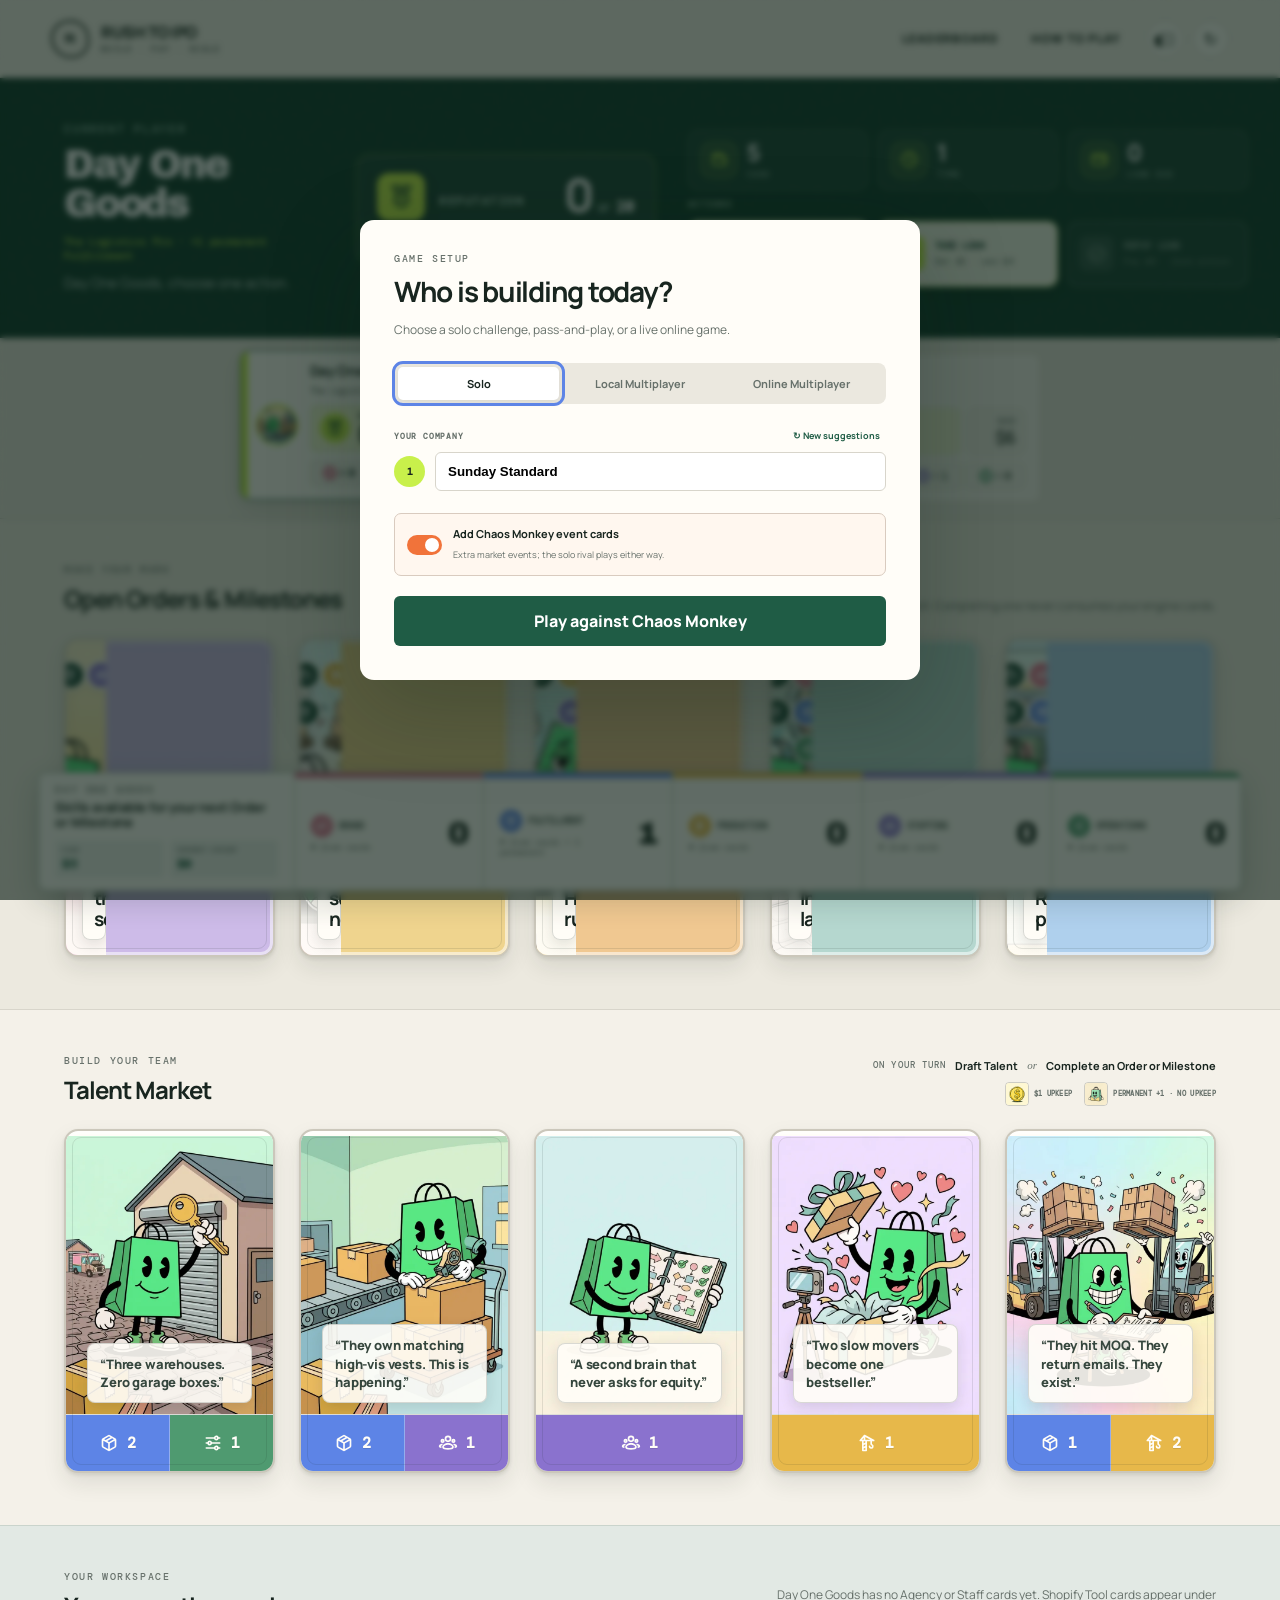
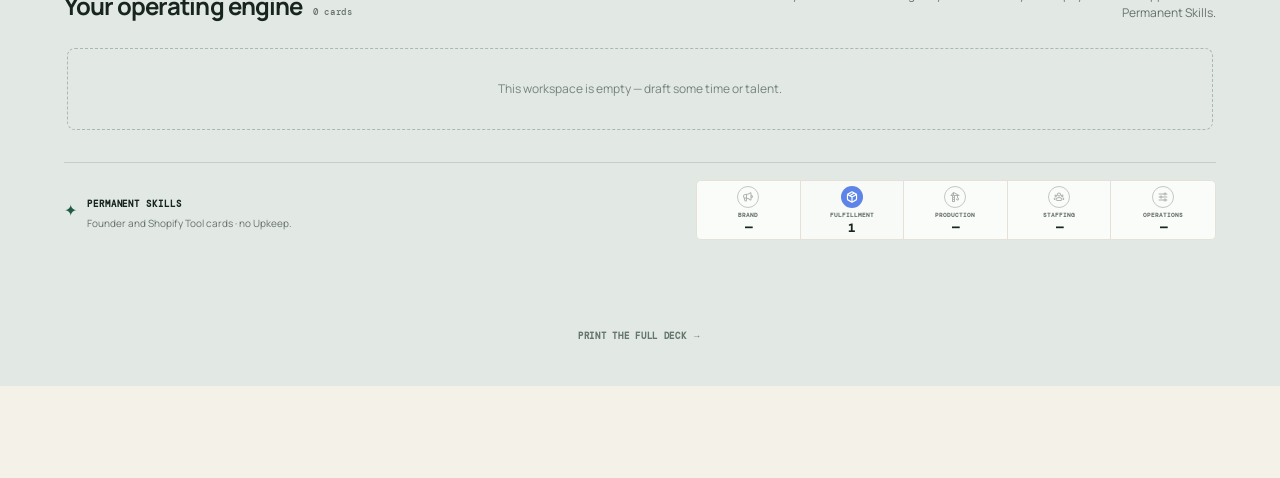
<file: index.html>
<!doctype html>
<html lang="en">
<head>
  <meta charset="UTF-8" />
  <meta name="viewport" content="width=device-width, initial-scale=1.0" />
  <meta name="theme-color" content="#f3f0e8" />
  <link rel="icon" href="favicon.svg" type="image/svg+xml" />
  <title>RUSH TO IPO — an entrepreneur card game</title>
  <link rel="preconnect" href="https://fonts.googleapis.com" />
  <link rel="preconnect" href="https://fonts.gstatic.com" crossorigin />
  <link href="https://fonts.googleapis.com/css2?family=Archivo+Black&family=DM+Mono:wght@400;500&family=Manrope:wght@400;600;700;800&display=swap" rel="stylesheet" />
  <link rel="stylesheet" href="styles.css" />
  <script>
    window.quickReady = Promise.resolve(false);
    if (location.hostname.endsWith(".quick.shopify.io")) {
      window.quickReady = new Promise((resolve) => {
        const script = document.createElement("script");
        script.src = "/client/quick.js";
        script.onload = () => resolve(true);
        script.onerror = () => resolve(false);
        document.head.appendChild(script);
      });
    }
  </script>
</head>
<body>
  <svg class="icon-sprite" aria-hidden="true">
    <symbol id="icon-brand" viewBox="0 0 24 24"><path fill="currentColor" stroke="none" d="M19 4.741V8a3 3 0 1 1 0 6v3c0 1.648-1.881 2.589-3.2 1.6l-2.06-1.546A8.66 8.66 0 0 0 10 15.446v2.844a2.71 2.71 0 0 1-5.316.744l-1.57-5.496a4.7 4.7 0 0 1 3.326-7.73l3.018-.168a9.34 9.34 0 0 0 4.19-1.259l2.344-1.368C17.326 2.236 19 3.197 19 4.741M5.634 15.078l.973 3.407A.71.71 0 0 0 8 18.29v-3.01l-1.56-.087a5 5 0 0 1-.806-.115M17 4.741L14.655 6.11A11.3 11.3 0 0 1 10 7.604v5.819c1.787.246 3.488.943 4.94 2.031L17 17zM8 7.724l-1.45.08a2.7 2.7 0 0 0-.17 5.377l.17.015l1.45.08zM19 10v2a1 1 0 0 0 .117-1.993z"/></symbol>
    <symbol id="icon-fulfillment" viewBox="0 0 24 24"><path fill="currentColor" stroke="none" d="M12.25 4.299a.5.5 0 0 0-.5 0L6.206 7.5l1.813 1.047l5.798-3.343zm3.568 2.06L10.02 9.702l1.73.999a.5.5 0 0 0 .5 0L17.794 7.5l-1.976-1.14Zm2.976 2.873l-5.544 3.201a2 2 0 0 1-.25.126v6.709l5.544-3.201a.5.5 0 0 0 .25-.433zM11 19.268v-6.709a3 3 0 0 1-.25-.126L5.206 9.232v6.402a.5.5 0 0 0 .25.433zm-.25-16.701a2.5 2.5 0 0 1 2.5 0l6.294 3.634a2.5 2.5 0 0 1 1.25 2.165v7.268a2.5 2.5 0 0 1-1.25 2.165l-6.294 3.634a2.5 2.5 0 0 1-2.5 0l-6.294-3.634a2.5 2.5 0 0 1-1.25-2.165V8.366a2.5 2.5 0 0 1 1.25-2.165z"/></symbol>
    <symbol id="icon-production" viewBox="0 0 24 24"><path fill="currentColor" stroke="none" d="M8.232 2.36a1 1 0 0 1 1.14-.288l.107.05l11 6a1 1 0 0 1-.366 1.872L20 10h-2v2.994a.3.3 0 0 0 .057.085c.058.067.146.142.26.216l.122.072A3 3 0 1 1 14 16a1 1 0 0 1 1.993-.117L16 16a1 1 0 1 0 1.479-.878a3.4 3.4 0 0 1-.94-.741a2.15 2.15 0 0 1-.53-1.192L16 13v-3h-4v11a1 1 0 0 1-.883.993L11 22H7a1 1 0 0 1-.993-.883L6 21V10H4a1 1 0 0 1-.844-1.537l.076-.103zM10 17.618l-2 1V20h2zm0-4l-2 1v1.764l2-1zM10 10H8v2.382l2-1zM8 5.762L6.135 8H8zm2-1.077V8h6.078z"/></symbol>
    <symbol id="icon-staffing" viewBox="0 0 24 24"><path fill="currentColor" stroke="none" d="M12 12c1.873 0 3.57.62 4.815 1.487c1.183.825 2.185 2.051 2.185 3.37c0 .724-.309 1.324-.796 1.77c-.458.421-1.056.694-1.672.88C15.301 19.88 13.68 20 12 20s-3.301-.12-4.532-.493c-.616-.186-1.214-.459-1.673-.88C5.31 18.182 5 17.582 5 16.858c0-1.319 1.002-2.545 2.185-3.37C8.43 12.62 10.127 12 12 12m0 2c-1.44 0-2.743.48-3.67 1.127c-.989.69-1.33 1.392-1.33 1.73c0 .304.352.494.672.614l.205.07l.17.052c.94.284 2.32.407 3.953.407c1.508 0 2.799-.105 3.728-.344l.304-.087l.19-.06c.343-.117.778-.314.778-.652s-.341-1.04-1.33-1.73C14.744 14.481 13.44 14 12 14m7-1c1.044 0 1.992.345 2.693.833c.64.447 1.307 1.19 1.307 2.096c0 1.335-1.297 1.813-2.463 1.98l-.3.037l-.289.025l-.138.008c.122-.345.19-.72.19-1.122a3.8 3.8 0 0 0-.107-.888c.386-.03.703-.08.939-.151c.104-.032.01-.13-.1-.215l-.107-.078l-.076-.051a2.7 2.7 0 0 0-.995-.418c-.38-.76-.964-1.418-1.586-1.943A4.8 4.8 0 0 1 19 13M5 13q.537.002 1.032.113c-.622.525-1.206 1.183-1.586 1.943a2.7 2.7 0 0 0-.995.418l-.128.088c-.127.092-.276.22-.155.256c.236.071.553.122.94.151a3.7 3.7 0 0 0-.108.888c0 .402.068.777.19 1.122l-.28-.02l-.296-.03c-1.202-.147-2.614-.607-2.614-2c0-.905.666-1.649 1.307-2.096A4.76 4.76 0 0 1 5 13m13.5-6a2.5 2.5 0 1 1 0 5a2.5 2.5 0 0 1 0-5m-13 0a2.5 2.5 0 1 1 0 5a2.5 2.5 0 0 1 0-5M12 3a4 4 0 1 1 0 8a4 4 0 0 1 0-8m6.5 6a.5.5 0 1 0 0 1a.5.5 0 0 0 0-1m-13 0a.5.5 0 1 0 0 1a.5.5 0 0 0 0-1M12 5a2 2 0 1 0 0 4a2 2 0 0 0 0-4"/></symbol>
    <symbol id="icon-operations" viewBox="0 0 24 24"><path fill="currentColor" stroke="none" d="M16 15c1.306 0 2.418.835 2.83 2H20a1 1 0 1 1 0 2h-1.17a3.001 3.001 0 0 1-5.66 0H4a1 1 0 1 1 0-2h9.17A3 3 0 0 1 16 15m0 2a1 1 0 1 0 0 2a1 1 0 0 0 0-2M8 9a3 3 0 0 1 2.762 1.828l.067.172H20a1 1 0 0 1 .117 1.993L20 13h-9.17a3.001 3.001 0 0 1-5.592.172L5.17 13H4a1 1 0 0 1-.117-1.993L4 11h1.17A3 3 0 0 1 8 9m0 2a1 1 0 1 0 0 2a1 1 0 0 0 0-2m8-8c1.306 0 2.418.835 2.83 2H20a1 1 0 1 1 0 2h-1.17a3.001 3.001 0 0 1-5.66 0H4a1 1 0 0 1 0-2h9.17A3 3 0 0 1 16 3m0 2a1 1 0 1 0 0 2a1 1 0 0 0 0-2"/></symbol>
    <symbol id="icon-reputation" viewBox="0 0 24 24"><path fill="currentColor" d="M9.42 2a2 2 0 0 1 1.736 1.008L12 4.484l.844-1.476A2 2 0 0 1 14.58 2h4.558a1.5 1.5 0 0 1 1.303 2.244l-3.382 5.918a7 7 0 1 1-10.118 0L3.559 4.244A1.5 1.5 0 0 1 4.862 2zM12 10a5 5 0 1 0 0 10a5 5 0 0 0 0-10m0 3a2 2 0 1 1 0 4a2 2 0 0 1 0-4m6.277-9H14.58l-1.428 2.5l1.06 1.857q.661.22 1.255.56zM9.42 4H5.723l2.81 4.917a6.96 6.96 0 0 1 3.176-.911z"/></symbol>
    <symbol id="icon-cash" viewBox="0 0 24 24"><path fill="currentColor" d="M16 4a1 1 0 0 1 .117 1.993L16 6H5.5a.5.5 0 0 0-.09.992L5.5 7H19a2 2 0 0 1 1.995 1.85L21 9v9a2 2 0 0 1-1.85 1.995L19 20H5a2 2 0 0 1-1.995-1.85L3 18V6.5a2.5 2.5 0 0 1 2.336-2.495L5.5 4zM5 8.95V18h14V9H5.5q-.171 0-.337-.022zM15.5 12a1.5 1.5 0 1 1 0 3a1.5 1.5 0 0 1 0-3"/></symbol>
    <symbol id="icon-turn" viewBox="0 0 24 24"><path fill="currentColor" d="M12 2c5.523 0 10 4.477 10 10s-4.477 10-10 10S2 17.523 2 12S6.477 2 12 2m0 2a8 8 0 1 0 0 16a8 8 0 0 0 0-16m0 2a1 1 0 0 1 .993.883L13 7v4.586l2.707 2.707a1 1 0 0 1-1.32 1.497l-.094-.083l-3-3a1 1 0 0 1-.284-.576L11 12V7a1 1 0 0 1 1-1"/></symbol>
    <symbol id="icon-loan" viewBox="0 0 24 24"><path fill="currentColor" d="M19 4a3 3 0 0 1 3 3v10a3 3 0 0 1-3 3H5a3 3 0 0 1-3-3V7a3 3 0 0 1 3-3zm1 6H4v7a1 1 0 0 0 .883.993L5 18h14a1 1 0 0 0 .993-.883L20 17zm-3 3a1 1 0 0 1 .117 1.993L17 15h-3a1 1 0 0 1-.117-1.993L14 13zm2-7H5a1 1 0 0 0-1 1v1h16V7a1 1 0 0 0-1-1"/></symbol>
    <symbol id="icon-refresh" viewBox="0 0 24 24"><path fill="currentColor" d="M2 12.08c-.006-.862.91-1.356 1.618-.975l.095.058l2.678 1.804c.972.655.377 2.143-.734 2.007l-.117-.02l-1.063-.234a8.002 8.002 0 0 0 14.804.605a1 1 0 0 1 1.82.828c-1.987 4.37-6.896 6.793-11.687 5.509A10 10 0 0 1 2 12.08m.903-4.228C4.89 3.482 9.799 1.06 14.59 2.343a10 10 0 0 1 7.414 9.581c.007.863-.91 1.358-1.617.976l-.096-.058l-2.678-1.804c-.972-.655-.377-2.143.734-2.007l.117.02l1.063.234A8.002 8.002 0 0 0 4.723 8.68a1 1 0 1 1-1.82-.828"/></symbol>
    <symbol id="icon-take-loan" viewBox="0 0 24 24"><path fill="currentColor" d="M12 2c5.523 0 10 4.477 10 10s-4.477 10-10 10S2 17.523 2 12S6.477 2 12 2m0 2a8 8 0 1 0 0 16a8 8 0 0 0 0-16m0 3a1 1 0 0 1 1 1v3h3a1 1 0 1 1 0 2h-3v3a1 1 0 1 1-2 0v-3H8a1 1 0 1 1 0-2h3V8a1 1 0 0 1 1-1"/></symbol>
    <symbol id="icon-repay-loan" viewBox="0 0 24 24"><path fill="currentColor" d="M12 2c5.523 0 10 4.477 10 10s-4.477 10-10 10S2 17.523 2 12S6.477 2 12 2m0 2a8 8 0 1 0 0 16a8 8 0 0 0 0-16m3.535 4.381a1 1 0 0 1 1.498 1.32l-.083.094l-5.586 5.587a1.1 1.1 0 0 1-1.46.085l-.096-.085l-2.758-2.758a1 1 0 0 1 1.32-1.498l.094.084l2.122 2.121l4.95-4.95Z"/></symbol>
  </svg>
  <div class="grain" aria-hidden="true"></div>
  <header class="topbar">
    <a class="wordmark" href="#" aria-label="Rush to IPO home">
      <span class="wordmark-mark">RI</span>
      <span>RUSH TO IPO<small>BUILD · PAY · SCALE</small></span>
    </a>
    <div class="top-actions">
      <button class="text-button" id="leaderboardButton">Leaderboard</button>
      <button class="text-button" id="howToPlayButton">How to play</button>
      <button class="icon-button" id="soundButton" aria-label="Toggle sound" title="Toggle sound">◖))</button>
      <button class="icon-button" id="newGameButton" aria-label="Start a new game" title="New game">↻</button>
    </div>
  </header>

  <main>
    <section class="dashboard" aria-label="Company dashboard">
      <div class="company-intro">
        <p class="eyebrow">CURRENT PLAYER</p>
        <h1 id="companyName">Day One Goods</h1>
        <p class="founder-label" id="founderLabel"></p>
        <p id="turnPrompt">Build something people want.</p>
      </div>
      <div class="score-card">
        <div class="chaos-banner" id="chaosBanner" hidden></div>
        <div class="endgame-banner" id="endgameBanner" hidden></div>
        <div class="score-heading">
          <span class="score-icon"><svg aria-hidden="true"><use href="#icon-reputation"></use></svg></span>
          <div class="score-copy"><span>REPUTATION</span><strong><b id="score">0</b><small>OF <span id="goal">20</span></small></strong></div>
        </div>
        <div class="progress-track"><span id="scoreProgress"></span></div>
      </div>
      <div class="company-metrics">
        <div class="metric"><span class="metric-icon cash-icon"><svg aria-hidden="true"><use href="#icon-cash"></use></svg></span><p><b id="cash">5</b><small>CASH</small></p></div>
        <div class="metric"><span class="metric-icon turn-icon"><svg aria-hidden="true"><use href="#icon-turn"></use></svg></span><p><b id="turn">1</b><small>TURN</small></p></div>
        <div class="metric"><span class="metric-icon debt-icon"><svg aria-hidden="true"><use href="#icon-loan"></use></svg></span><p><b id="debt">0</b><small>LOAN DUE</small></p></div>
        <div class="cash-actions">
          <p class="actions-label">ACTIONS</p>
          <button class="invest-button" id="refreshMarketButton" type="button" disabled><span class="action-icon"><svg aria-hidden="true"><use href="#icon-refresh"></use></svg></span><span class="action-copy">REFRESH MARKET<small>$1 · Orders & Milestones stay</small></span></button>
          <button class="invest-button" id="takeLoanButton" type="button"><span class="action-icon"><svg aria-hidden="true"><use href="#icon-take-loan"></use></svg></span><span class="action-copy">TAKE LOAN<small>Get $5 · owe $8</small></span></button>
          <button class="invest-button" id="repayLoanButton" type="button" disabled><span class="action-icon"><svg aria-hidden="true"><use href="#icon-repay-loan"></use></svg></span><span class="action-copy">REPAY LOAN<small>Pay $8 · free action</small></span></button>
        </div>
      </div>
    </section>
    <nav class="player-strip" id="playerStrip" aria-label="Players"></nav>

    <section class="board-section milestones-section">
      <div class="section-heading">
        <div><p class="eyebrow">MAKE YOUR MARK</p><h2>Open Orders & Milestones</h2></div>
        <p>Each requires 3–8 total skill. Completing one never consumes your engine cards.</p>
      </div>
      <div class="card-row milestone-row" id="milestoneRow" aria-live="polite"></div>
    </section>

    <section class="board-section market-section">
      <div class="section-heading">
        <div><p class="eyebrow">BUILD YOUR TEAM</p><h2>Talent Market</h2></div>
        <div class="market-heading-meta">
          <div class="turn-choice"><span>ON YOUR TURN</span><b>Draft Talent</b><i>or</i><b>Complete an Order or Milestone</b></div>
          <div class="economy-legend" aria-label="Talent card economy">
            <span><img src="assets/economy/upkeep-coin.webp" alt="" aria-hidden="true" />$1 UPKEEP</span>
            <span><img src="assets/economy/shopy-bag.webp" alt="" aria-hidden="true" />PERMANENT +1 · NO UPKEEP</span>
          </div>
        </div>
      </div>
      <div class="card-row market-row" id="marketRow" aria-live="polite"></div>
    </section>

    <section class="workspace">
      <div class="section-heading hand-heading">
        <div><p class="eyebrow">YOUR WORKSPACE</p><h2>Your operating engine <span id="handCount">0 cards</span></h2></div>
        <p id="handHint">Draft from the Talent Market to build your engine.</p>
      </div>
      <div class="skill-bank" id="skillBank" aria-label="Combined available skills"></div>
      <div class="hand" id="hand"></div>
      <div class="strengths">
        <div class="strengths-title"><span>✦</span><p><b>PERMANENT SKILLS</b><small>Founder and Shopify Tool cards · no Upkeep.</small></p></div>
        <div class="strength-list" id="strengthList"></div>
      </div>
    </section>
  </main>

  <footer class="site-footer"><a href="cards.html">Print the full deck <span aria-hidden="true">→</span></a></footer>

  <div class="toast" id="toast" role="status" aria-live="polite"></div>

  <dialog id="objectiveDialog" class="game-dialog">
    <button class="dialog-close" id="objectiveClose" aria-label="Close">×</button>
    <div id="objectiveContent"></div>
  </dialog>

  <dialog id="rulesDialog" class="game-dialog rules-dialog">
    <button class="dialog-close" id="rulesClose" aria-label="Close">×</button>
    <p class="eyebrow">QUICK START</p>
    <h2>Build a durable engine to reach 20.</h2>
    <ol>
      <li><span>01</span><div><b>Start with cash and a Founder.</b><p>The first company starts with $5; each later company starts with $1 more. Your Founder provides one permanent skill. Draft from the Talent Market or complete an Order or Milestone each turn.</p></div></li>
      <li><span>02</span><div><b>Choose how you scale.</b><p>Agency and Staff cards provide 2–3 skill points but each costs $1 Upkeep. Shopify Tool cards provide one permanent skill with no Upkeep.</p></div></li>
      <li><span>03</span><div><b>Pay—or make cuts.</b><p>At the start of your turn, pay the full Upkeep or discard Agency and Staff cards until you can afford it.</p></div></li>
      <li><span>04</span><div><b>Borrow carefully.</b><p>A loan gives you $5 immediately but creates $8 of debt. Repaying $8 is free and does not use your turn. You cannot win while any loan remains.</p></div></li>
      <li><span>05</span><div><b>Your engine is persistent.</b><p>Completing Orders and Milestones earns Cash, Reputation, or both without discarding engine cards. Each requires 3–8 total skill points, split across its listed skills. Some rewards are Cash-only or Reputation-only.</p></div></li>
      <li><span>06</span><div><b>Win with 20 reputation and no debt.</b><p>Solo games finish immediately. Multiplayer games finish the current round, play one final round, and award the win to the most reputable debt-free company.</p></div></li>
      <li><span>07</span><div><b>Play against the Chaos Monkey solo.</b><p>After every solo turn, the monkey takes one card from the Talent Market. It has a 1-in-5 chance to remove an open Order or Milestone instead. Optional event cards add even more chaos.</p></div></li>
    </ol>
    <button class="primary-button" id="rulesStart">Let's build</button>
  </dialog>

  <dialog id="setupDialog" class="game-dialog setup-dialog">
    <p class="eyebrow">GAME SETUP</p>
    <h2>Who is building today?</h2>
    <p class="setup-copy">Choose a solo challenge, pass-and-play, or a live online game.</p>
    <div class="mode-tabs" role="tablist" aria-label="Game mode">
      <button class="active" id="soloModeButton" role="tab">Solo</button>
      <button id="localModeButton" role="tab">Local Multiplayer</button>
      <button id="onlineModeButton" role="tab">Online Multiplayer</button>
    </div>
    <div id="localSetupPanel">
      <label class="player-count-label" id="playerCountLabel">NUMBER OF PLAYERS
        <select id="playerCount"><option value="1" hidden>1 player</option><option value="2">2 players</option><option value="3">3 players</option><option value="4">4 players</option></select>
      </label>
      <div class="setup-names-heading"><span id="companyNamesLabel">YOUR COMPANY</span><button id="shuffleNamesButton" type="button">↻ New suggestions</button></div>
      <div class="player-inputs" id="playerInputs"></div>
      <label class="chaos-toggle"><input id="localChaosToggle" type="checkbox" checked /><span></span><p><b id="chaosToggleTitle">Add Chaos Monkey event cards</b><small id="chaosToggleDescription">Extra market events; the solo rival plays either way.</small></p></label>
      <button class="primary-button" id="startGameButton">Play against Chaos Monkey</button>
    </div>
    <div id="onlineSetupPanel" hidden>
      <label class="online-name-label">YOUR COMPANY NAME<input id="onlineCompanyName" maxlength="28" /></label>
      <div class="online-actions">
        <div><b>Create a game</b><p>Choose the table size and share an invite code.</p><select id="onlinePlayerCount"><option value="2" selected>2 players</option><option value="3">3 players</option><option value="4">4 players</option></select><label class="mini-check"><input id="onlineChaosToggle" type="checkbox" checked /> Add event cards</label><button class="primary-button" id="createOnlineButton">Create game</button></div>
        <div><b>Join a game</b><p>Enter the five-letter code from the host.</p><input id="joinCodeInput" maxlength="5" placeholder="ABCDE" /><button class="secondary-button" id="joinOnlineButton">Join game</button></div>
      </div>
      <p class="quick-note" id="quickNote">Online play is available on the Shopify Quick deployment.</p>
    </div>
  </dialog>

  <dialog id="lobbyDialog" class="game-dialog lobby-dialog">
    <p class="eyebrow">LIVE GAME LOBBY</p><h2>Invite your fellow founders</h2>
    <div class="invite-code"><span>GAME CODE</span><strong id="lobbyCode">ABCDE</strong><button id="copyInviteButton">Copy invite link</button></div>
    <div class="lobby-players" id="lobbyPlayers"></div>
    <p id="lobbyStatus">Waiting for players…</p>
    <button class="primary-button" id="launchOnlineButton" disabled>Start game</button>
  </dialog>

  <dialog id="chaosDialog" class="game-dialog chaos-dialog">
    <div class="chaos-face"><img id="chaosArt" alt="" hidden /><span>🙈</span></div><p class="eyebrow">CHAOS MONKEY</p><h2 id="chaosTitle">Well, that escalated.</h2><p id="chaosDescription"></p>
    <div id="discardChoices"></div><button class="primary-button" id="chaosContinueButton">Continue</button>
  </dialog>

  <dialog id="upkeepDialog" class="game-dialog upkeep-dialog">
    <p class="eyebrow">TURN UPKEEP</p><h2 id="upkeepTitle">Pay your team</h2><p id="upkeepSummary"></p>
    <div id="upkeepMoney" class="upkeep-money"></div>
    <div class="dismiss-callout"><span>✂</span><p><b>YOU CAN DISMISS TEAM MEMBERS</b><small>Click any Agency or Staff card below to dismiss it immediately and reduce Upkeep by $1.</small></p></div>
    <div id="upkeepCards" class="upkeep-cards"></div>
    <div class="upkeep-context"><p class="eyebrow">OPEN ORDERS & MILESTONES</p><div id="upkeepObjectives" class="upkeep-objectives"></div></div>
    <div class="upkeep-actions"><button class="secondary-button" id="upkeepLoanButton">Take $5 loan</button><button class="primary-button" id="payUpkeepButton">Pay upkeep</button></div>
  </dialog>

  <dialog id="leaderboardDialog" class="game-dialog leaderboard-dialog">
    <button class="dialog-close" id="leaderboardClose" aria-label="Close">×</button>
    <p class="eyebrow">PLAY AGAINST CHAOS MONKEY</p><h2>Fewest-turn wins</h2><div id="leaderboardList"></div>
  </dialog>

  <dialog id="winDialog" class="game-dialog win-dialog">
    <p class="eyebrow">YOU BUILT SOMETHING REAL</p>
    <div class="win-mark">✦</div>
    <h2 id="winnerHeading"><span id="winnerName">Day One Goods</span> wins!</h2>
    <p><b id="finalScore">20 reputation</b> after <b id="finalTurns">12 total turns</b>.</p>
    <button class="secondary-button" id="viewLeaderboardButton">View Chaos Monkey leaderboard</button>
    <button class="primary-button" id="playAgainButton">Play again</button>
  </dialog>

  <script type="module" src="game.js"></script>
</body>
</html>
</file>
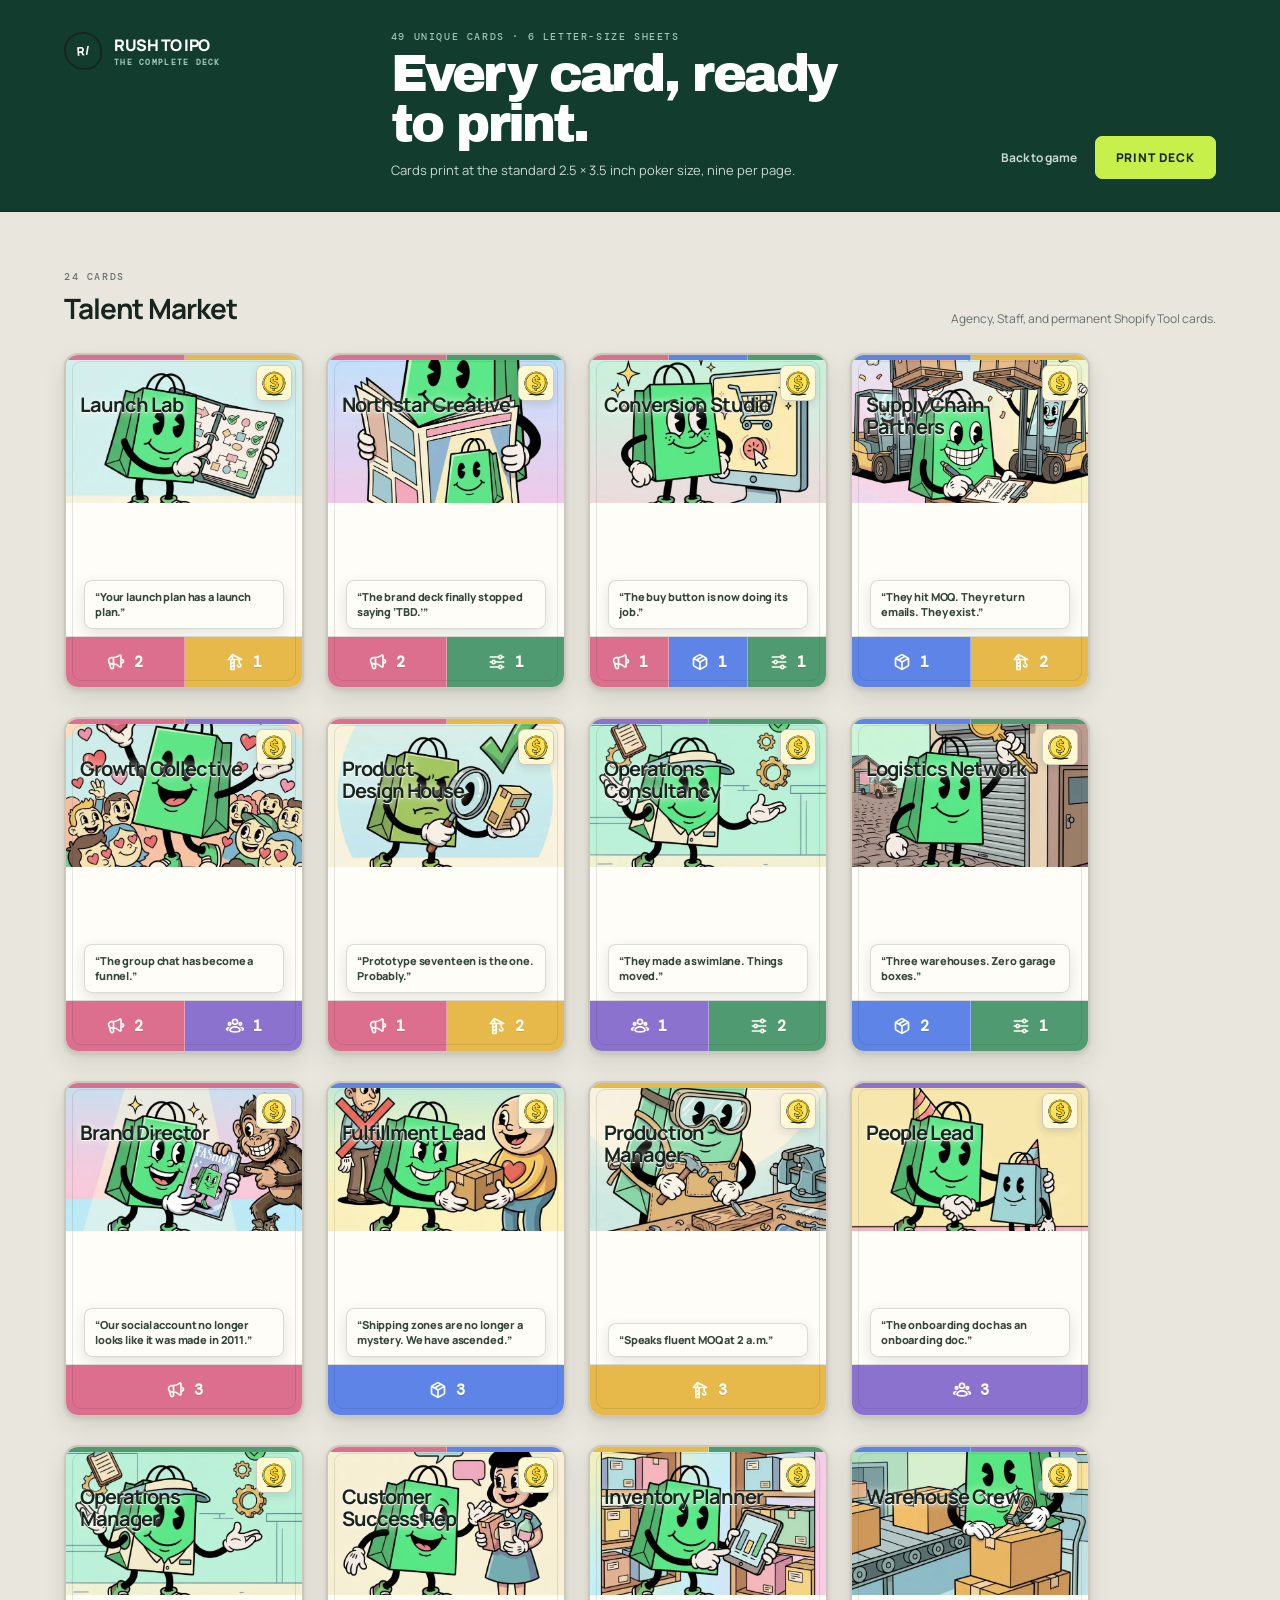
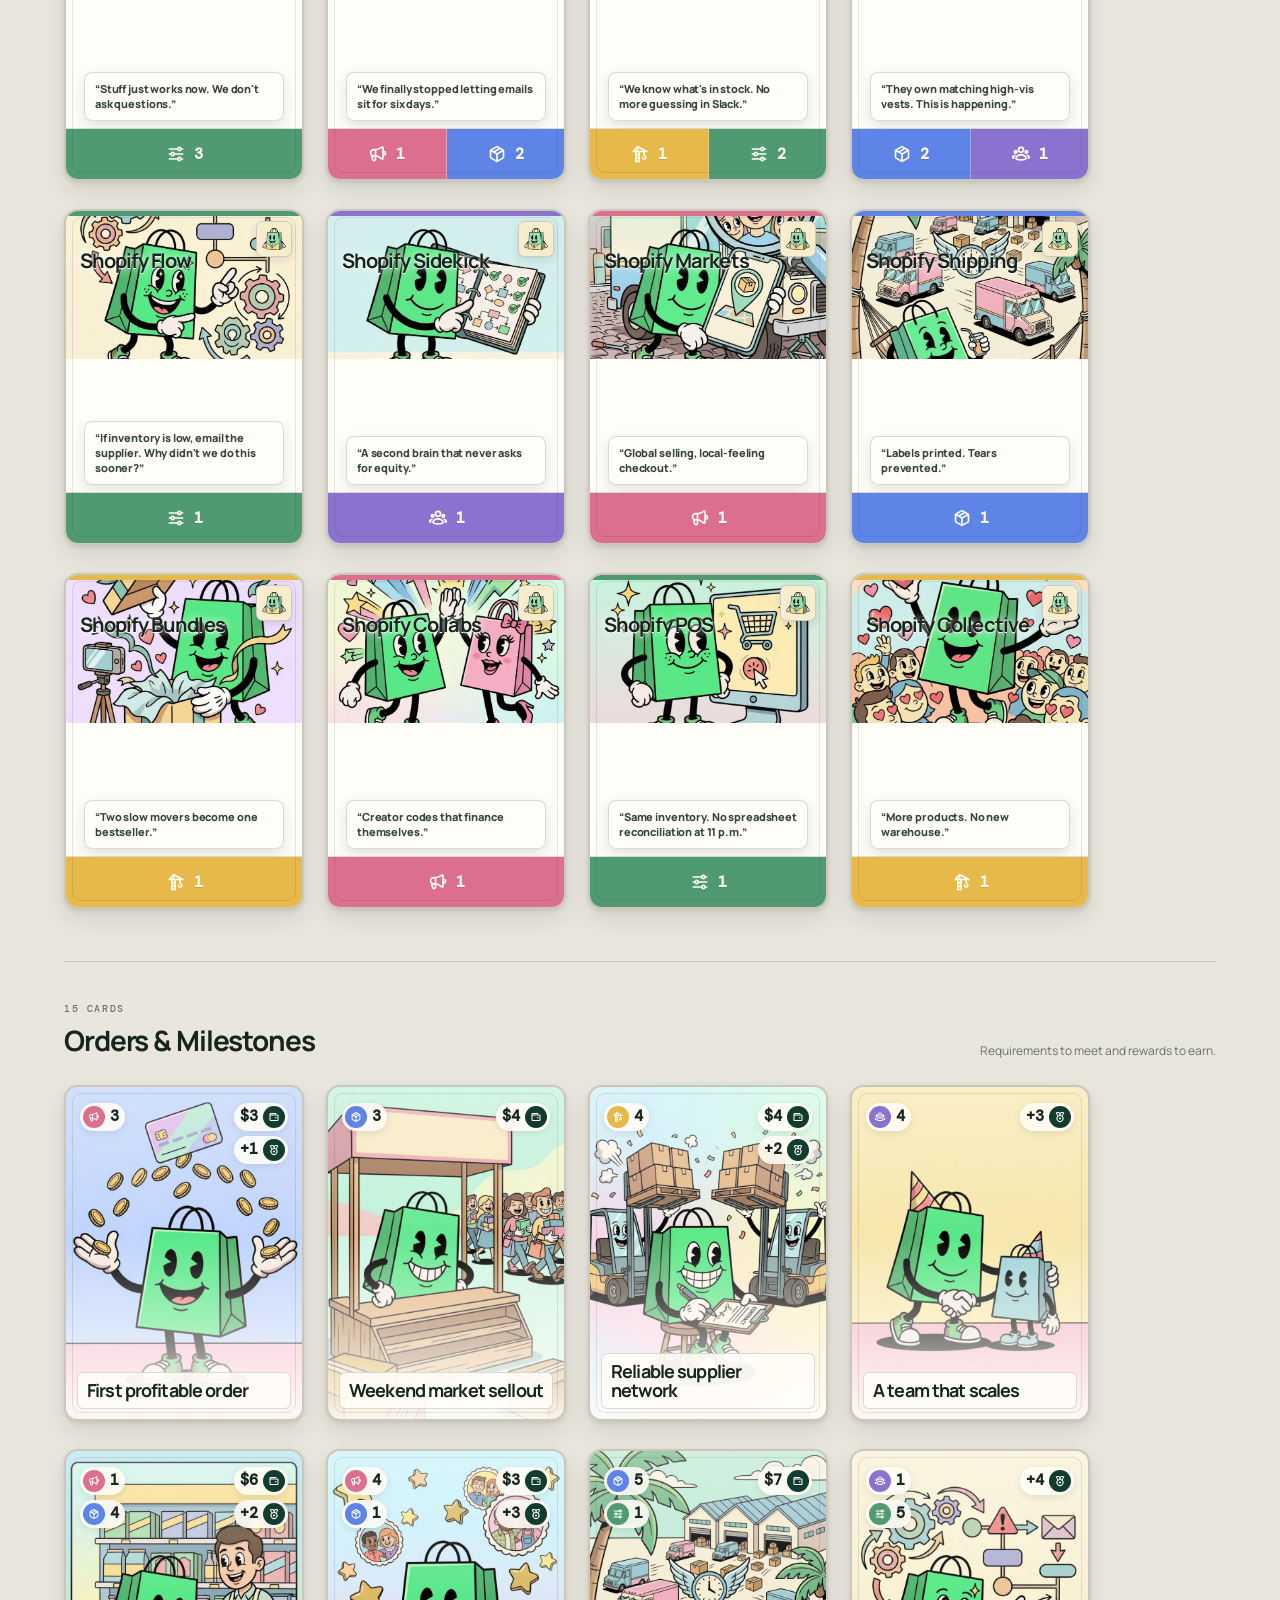
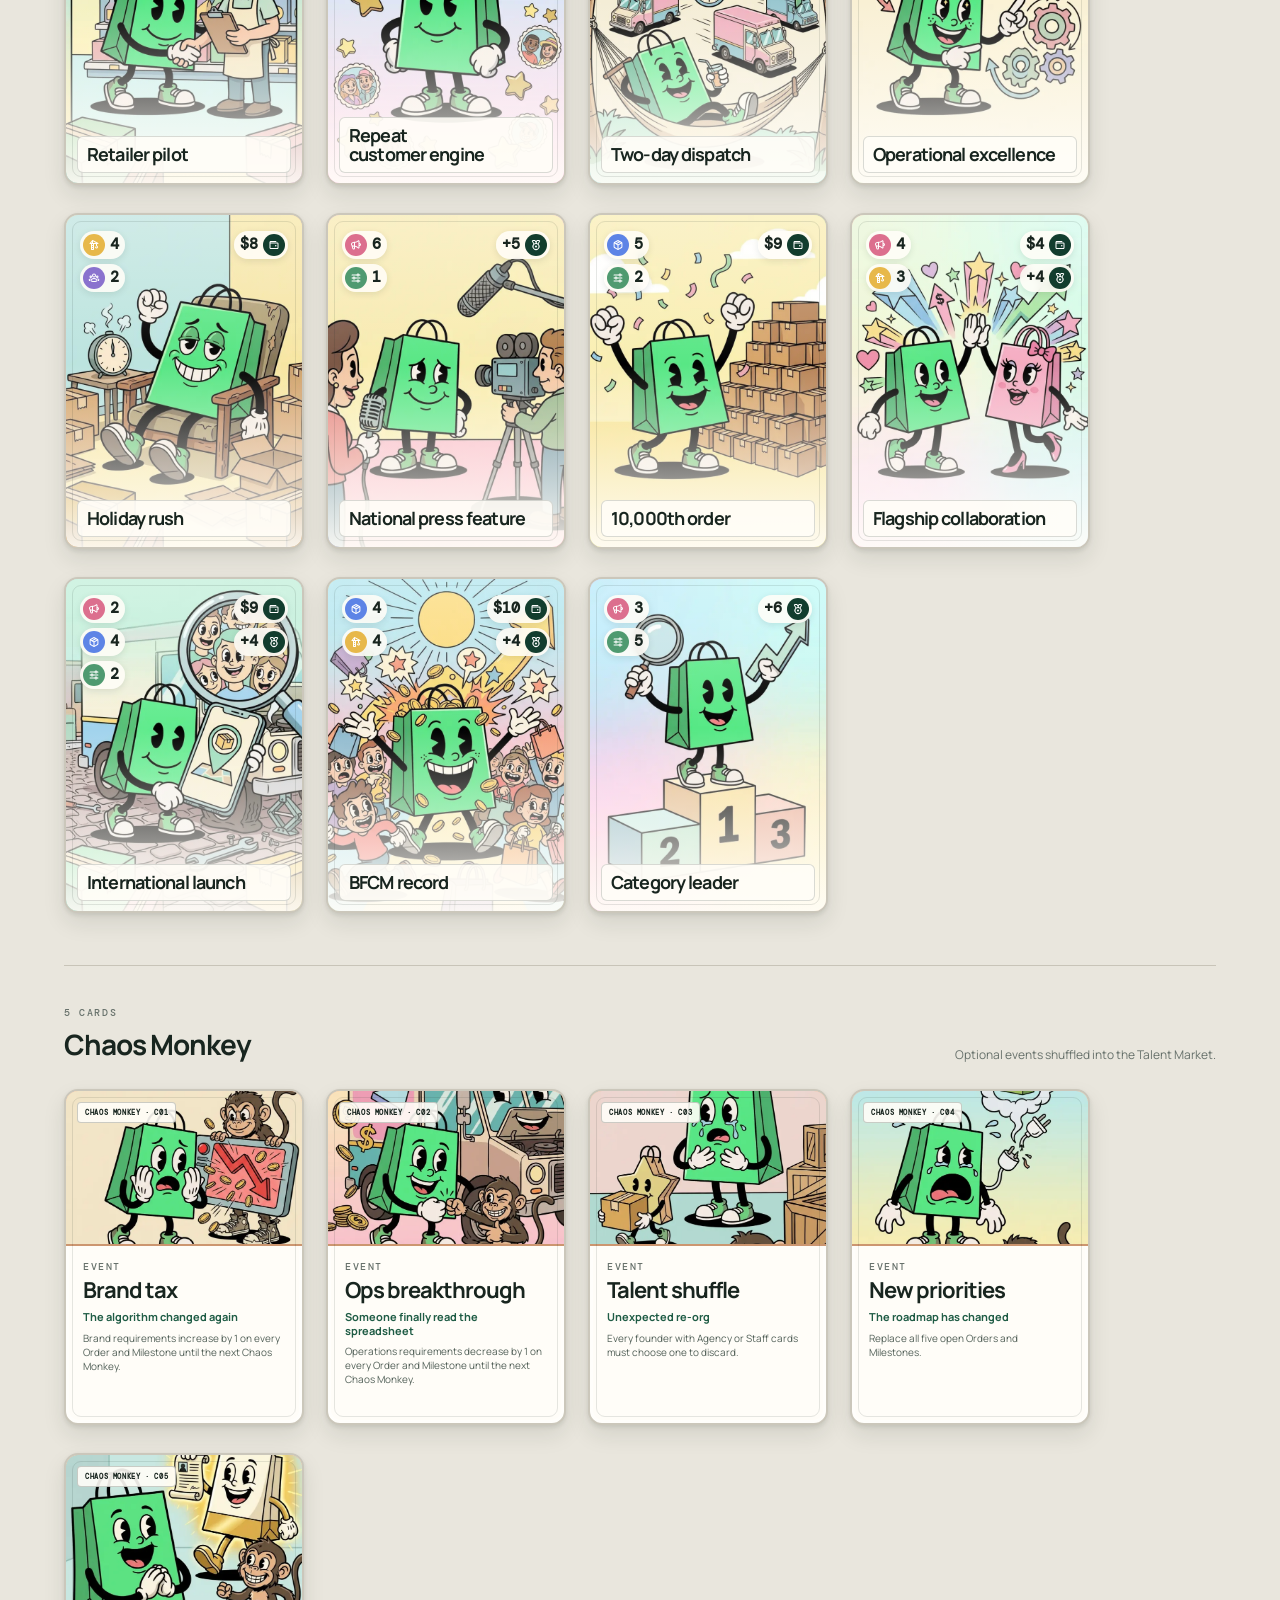
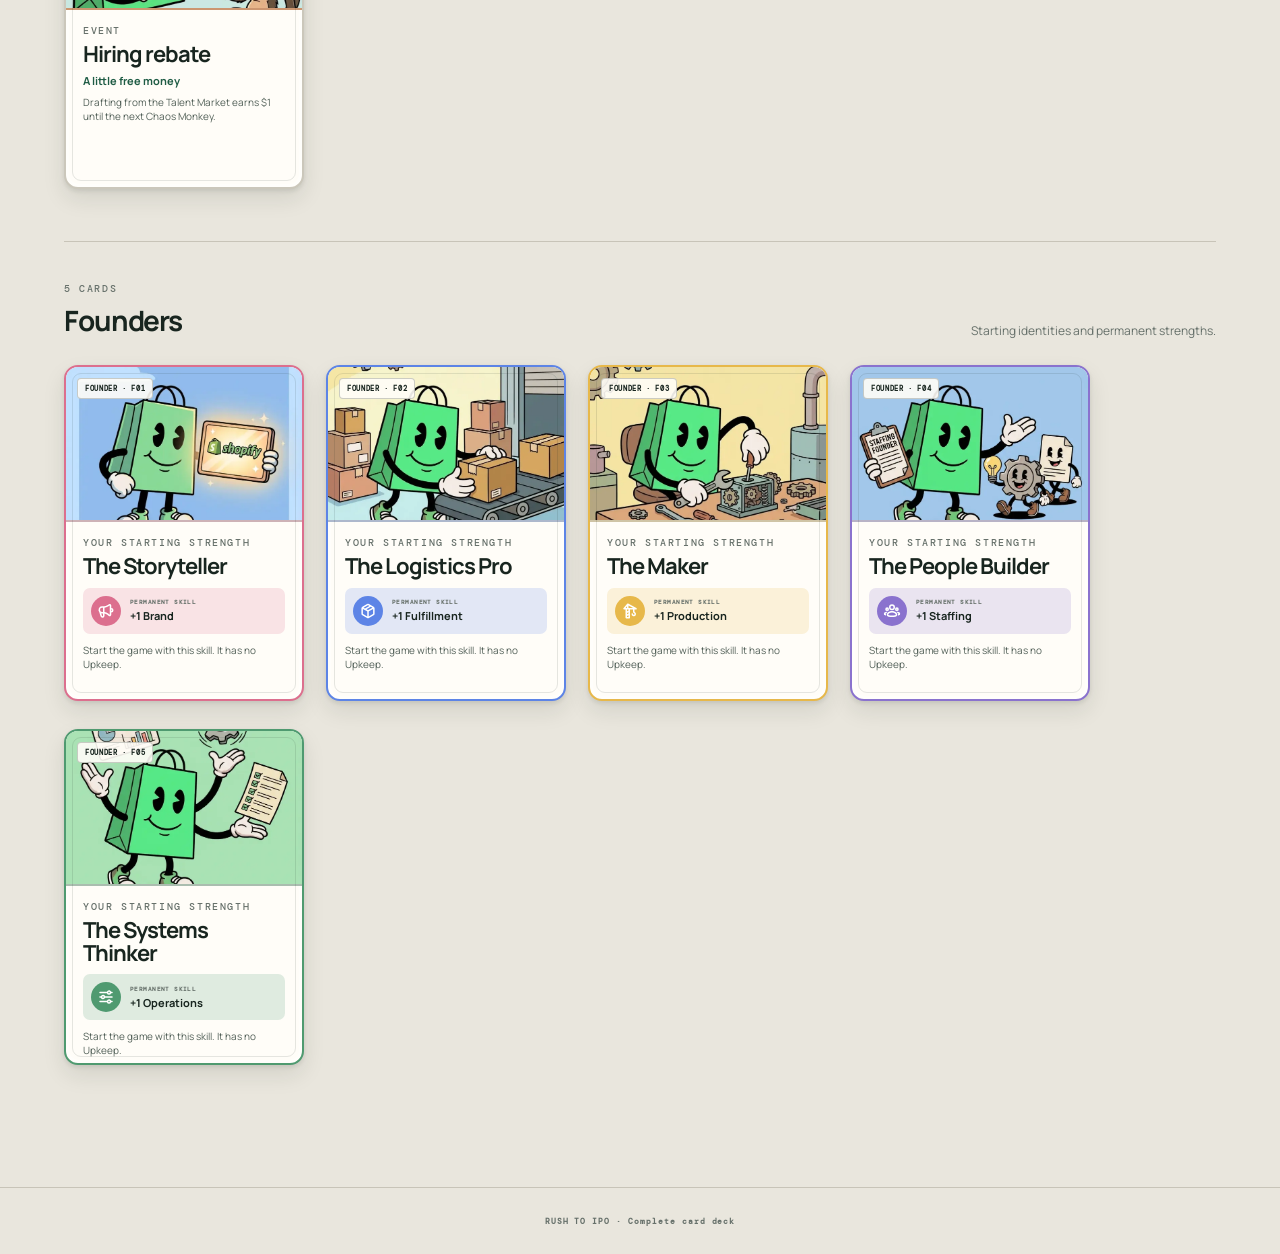
<file: cards.html>
<!doctype html>
<html lang="en">
<head>
  <meta charset="UTF-8" />
  <meta name="viewport" content="width=device-width, initial-scale=1.0" />
  <meta name="theme-color" content="#f3f0e8" />
  <meta name="description" content="Browse and print the complete Rush to IPO card deck." />
  <link rel="icon" href="favicon.svg" type="image/svg+xml" />
  <title>Print the deck — RUSH TO IPO</title>
  <link rel="preconnect" href="https://fonts.googleapis.com" />
  <link rel="preconnect" href="https://fonts.gstatic.com" crossorigin />
  <link href="https://fonts.googleapis.com/css2?family=Archivo+Black&family=DM+Mono:wght@400;500&family=Manrope:wght@400;600;700;800&display=swap" rel="stylesheet" />
  <link rel="stylesheet" href="styles.css" />
  <link rel="stylesheet" href="cards.css" />
</head>
<body class="cards-page">
  <svg class="icon-sprite" aria-hidden="true">
    <symbol id="icon-brand" viewBox="0 0 24 24"><path fill="currentColor" stroke="none" d="M19 4.741V8a3 3 0 1 1 0 6v3c0 1.648-1.881 2.589-3.2 1.6l-2.06-1.546A8.66 8.66 0 0 0 10 15.446v2.844a2.71 2.71 0 0 1-5.316.744l-1.57-5.496a4.7 4.7 0 0 1 3.326-7.73l3.018-.168a9.34 9.34 0 0 0 4.19-1.259l2.344-1.368C17.326 2.236 19 3.197 19 4.741M5.634 15.078l.973 3.407A.71.71 0 0 0 8 18.29v-3.01l-1.56-.087a5 5 0 0 1-.806-.115M17 4.741L14.655 6.11A11.3 11.3 0 0 1 10 7.604v5.819c1.787.246 3.488.943 4.94 2.031L17 17zM8 7.724l-1.45.08a2.7 2.7 0 0 0-.17 5.377l.17.015l1.45.08zM19 10v2a1 1 0 0 0 .117-1.993z"/></symbol>
    <symbol id="icon-fulfillment" viewBox="0 0 24 24"><path fill="currentColor" stroke="none" d="M12.25 4.299a.5.5 0 0 0-.5 0L6.206 7.5l1.813 1.047l5.798-3.343zm3.568 2.06L10.02 9.702l1.73.999a.5.5 0 0 0 .5 0L17.794 7.5l-1.976-1.14Zm2.976 2.873l-5.544 3.201a2 2 0 0 1-.25.126v6.709l5.544-3.201a.5.5 0 0 0 .25-.433zM11 19.268v-6.709a3 3 0 0 1-.25-.126L5.206 9.232v6.402a.5.5 0 0 0 .25.433zm-.25-16.701a2.5 2.5 0 0 1 2.5 0l6.294 3.634a2.5 2.5 0 0 1 1.25 2.165v7.268a2.5 2.5 0 0 1-1.25 2.165l-6.294 3.634a2.5 2.5 0 0 1-2.5 0l-6.294-3.634a2.5 2.5 0 0 1-1.25-2.165V8.366a2.5 2.5 0 0 1 1.25-2.165z"/></symbol>
    <symbol id="icon-production" viewBox="0 0 24 24"><path fill="currentColor" stroke="none" d="M8.232 2.36a1 1 0 0 1 1.14-.288l.107.05l11 6a1 1 0 0 1-.366 1.872L20 10h-2v2.994a.3.3 0 0 0 .057.085c.058.067.146.142.26.216l.122.072A3 3 0 1 1 14 16a1 1 0 0 1 1.993-.117L16 16a1 1 0 1 0 1.479-.878a3.4 3.4 0 0 1-.94-.741a2.15 2.15 0 0 1-.53-1.192L16 13v-3h-4v11a1 1 0 0 1-.883.993L11 22H7a1 1 0 0 1-.993-.883L6 21V10H4a1 1 0 0 1-.844-1.537l.076-.103zM10 17.618l-2 1V20h2zm0-4l-2 1v1.764l2-1zM10 10H8v2.382l2-1zM8 5.762L6.135 8H8zm2-1.077V8h6.078z"/></symbol>
    <symbol id="icon-staffing" viewBox="0 0 24 24"><path fill="currentColor" stroke="none" d="M12 12c1.873 0 3.57.62 4.815 1.487c1.183.825 2.185 2.051 2.185 3.37c0 .724-.309 1.324-.796 1.77c-.458.421-1.056.694-1.672.88C15.301 19.88 13.68 20 12 20s-3.301-.12-4.532-.493c-.616-.186-1.214-.459-1.673-.88C5.31 18.182 5 17.582 5 16.858c0-1.319 1.002-2.545 2.185-3.37C8.43 12.62 10.127 12 12 12m0 2c-1.44 0-2.743.48-3.67 1.127c-.989.69-1.33 1.392-1.33 1.73c0 .304.352.494.672.614l.205.07l.17.052c.94.284 2.32.407 3.953.407c1.508 0 2.799-.105 3.728-.344l.304-.087l.19-.06c.343-.117.778-.314.778-.652s-.341-1.04-1.33-1.73C14.744 14.481 13.44 14 12 14m7-1c1.044 0 1.992.345 2.693.833c.64.447 1.307 1.19 1.307 2.096c0 1.335-1.297 1.813-2.463 1.98l-.3.037l-.289.025l-.138.008c.122-.345.19-.72.19-1.122a3.8 3.8 0 0 0-.107-.888c.386-.03.703-.08.939-.151c.104-.032.01-.13-.1-.215l-.107-.078l-.076-.051a2.7 2.7 0 0 0-.995-.418c-.38-.76-.964-1.418-1.586-1.943A4.8 4.8 0 0 1 19 13M5 13q.537.002 1.032.113c-.622.525-1.206 1.183-1.586 1.943a2.7 2.7 0 0 0-.995.418l-.128.088c-.127.092-.276.22-.155.256c.236.071.553.122.94.151a3.7 3.7 0 0 0-.108.888c0 .402.068.777.19 1.122l-.28-.02l-.296-.03c-1.202-.147-2.614-.607-2.614-2c0-.905.666-1.649 1.307-2.096A4.76 4.76 0 0 1 5 13m13.5-6a2.5 2.5 0 1 1 0 5a2.5 2.5 0 0 1 0-5m-13 0a2.5 2.5 0 1 1 0 5a2.5 2.5 0 0 1 0-5M12 3a4 4 0 1 1 0 8a4 4 0 0 1 0-8m6.5 6a.5.5 0 1 0 0 1a.5.5 0 0 0 0-1m-13 0a.5.5 0 1 0 0 1a.5.5 0 0 0 0-1M12 5a2 2 0 1 0 0 4a2 2 0 0 0 0-4"/></symbol>
    <symbol id="icon-operations" viewBox="0 0 24 24"><path fill="currentColor" stroke="none" d="M16 15c1.306 0 2.418.835 2.83 2H20a1 1 0 1 1 0 2h-1.17a3.001 3.001 0 0 1-5.66 0H4a1 1 0 1 1 0-2h9.17A3 3 0 0 1 16 15m0 2a1 1 0 1 0 0 2a1 1 0 0 0 0-2M8 9a3 3 0 0 1 2.762 1.828l.067.172H20a1 1 0 0 1 .117 1.993L20 13h-9.17a3.001 3.001 0 0 1-5.592.172L5.17 13H4a1 1 0 0 1-.117-1.993L4 11h1.17A3 3 0 0 1 8 9m0 2a1 1 0 1 0 0 2a1 1 0 0 0 0-2m8-8c1.306 0 2.418.835 2.83 2H20a1 1 0 1 1 0 2h-1.17a3.001 3.001 0 0 1-5.66 0H4a1 1 0 0 1 0-2h9.17A3 3 0 0 1 16 3m0 2a1 1 0 1 0 0 2a1 1 0 0 0 0-2"/></symbol>
    <symbol id="icon-reputation" viewBox="0 0 24 24"><path fill="currentColor" d="M9.42 2a2 2 0 0 1 1.736 1.008L12 4.484l.844-1.476A2 2 0 0 1 14.58 2h4.558a1.5 1.5 0 0 1 1.303 2.244l-3.382 5.918a7 7 0 1 1-10.118 0L3.559 4.244A1.5 1.5 0 0 1 4.862 2zM12 10a5 5 0 1 0 0 10a5 5 0 0 0 0-10m0 3a2 2 0 1 1 0 4a2 2 0 0 1 0-4m6.277-9H14.58l-1.428 2.5l1.06 1.857q.661.22 1.255.56zM9.42 4H5.723l2.81 4.917a6.96 6.96 0 0 1 3.176-.911z"/></symbol>
    <symbol id="icon-cash" viewBox="0 0 24 24"><path fill="currentColor" d="M16 4a1 1 0 0 1 .117 1.993L16 6H5.5a.5.5 0 0 0-.09.992L5.5 7H19a2 2 0 0 1 1.995 1.85L21 9v9a2 2 0 0 1-1.85 1.995L19 20H5a2 2 0 0 1-1.995-1.85L3 18V6.5a2.5 2.5 0 0 1 2.336-2.495L5.5 4zM5 8.95V18h14V9H5.5q-.171 0-.337-.022zM15.5 12a1.5 1.5 0 1 1 0 3a1.5 1.5 0 0 1 0-3"/></symbol>
  </svg>

  <header class="catalogue-toolbar">
    <a class="wordmark" href="index.html" aria-label="Back to Rush to IPO">
      <span class="wordmark-mark">R/</span>
      <span>RUSH TO IPO<small>THE COMPLETE DECK</small></span>
    </a>
    <div class="catalogue-intro">
      <p class="eyebrow">49 UNIQUE CARDS · 6 LETTER-SIZE SHEETS</p>
      <h1>Every card, ready to print.</h1>
      <p>Cards print at the standard 2.5 × 3.5 inch poker size, nine per page.</p>
    </div>
    <div class="catalogue-actions">
      <a href="index.html">Back to game</a>
      <button class="print-button" id="printButton" type="button">Print deck</button>
    </div>
  </header>

  <main class="catalogue-main">
    <div class="screen-deck" id="screenDeck"></div>
    <div class="print-deck" id="printDeck" aria-hidden="true"></div>
  </main>

  <footer class="catalogue-footer">RUSH TO IPO · Complete card deck</footer>
  <script type="module" src="cards.js"></script>
</body>
</html>
</file>
<file: styles.css>
:root {
  --ink: #18251f;
  --muted: #67716b;
  --paper: #f4f1e9;
  --white: #fffdf8;
  --line: #d8d5cb;
  --green: #1f5c45;
  --green-dark: #123d2e;
  --lime: #c8f04b;
  --orange: #f1733a;
  --blue: #5d84e6;
  --gold: #e7b84a;
  --pink: #dc6f8e;
  --shadow: 0 8px 24px rgba(28, 42, 34, .08), 0 2px 5px rgba(28, 42, 34, .07);
}

* { box-sizing: border-box; }
html { scroll-behavior: smooth; }
body { margin: 0; padding-bottom: 92px; color: var(--ink); background: var(--paper); font-family: Manrope, sans-serif; }
button { font: inherit; color: inherit; }
.icon-sprite { position: absolute; width: 0; height: 0; overflow: hidden; }
.skill-icon { width: 16px; height: 16px; flex: 0 0 auto; fill: none; stroke: currentColor; stroke-width: 1.8; stroke-linecap: round; stroke-linejoin: round; }
button:focus-visible, .game-card:focus-visible { outline: 3px solid var(--blue); outline-offset: 3px; }
.grain { position: fixed; inset: 0; z-index: 10; pointer-events: none; opacity: .025; background-image: url("data:image/svg+xml,%3Csvg viewBox='0 0 180 180' xmlns='http://www.w3.org/2000/svg'%3E%3Cfilter id='n'%3E%3CfeTurbulence type='fractalNoise' baseFrequency='.8' numOctaves='4' stitchTiles='stitch'/%3E%3C/filter%3E%3Crect width='100%25' height='100%25' filter='url(%23n)'/%3E%3C/svg%3E"); }

.topbar { height: 78px; padding: 0 clamp(22px, 4vw, 64px); display: flex; align-items: center; justify-content: space-between; border-bottom: 1px solid var(--line); background: rgba(244,241,233,.92); backdrop-filter: blur(12px); position: sticky; top: 0; z-index: 8; }
.wordmark { display: flex; align-items: center; gap: 12px; color: inherit; text-decoration: none; font-weight: 800; letter-spacing: -.03em; line-height: 1; }
.wordmark small { display: block; margin-top: 5px; color: var(--muted); font-family: "DM Mono", monospace; font-size: 8px; letter-spacing: .16em; }
.wordmark-mark { width: 38px; height: 38px; border: 2px solid var(--ink); border-radius: 50% 50% 45% 55%; display: grid; place-items: center; font-size: 12px; transform: rotate(-5deg); }
.top-actions { display: flex; align-items: center; gap: 10px; }
.text-button, .icon-button { border: 0; background: transparent; cursor: pointer; }
.text-button { font-size: 12px; font-weight: 800; text-transform: uppercase; letter-spacing: .08em; margin-right: 10px; }
.icon-button { width: 36px; height: 36px; border: 1px solid var(--line); border-radius: 50%; background: var(--white); }

main { overflow: hidden; }
.dashboard { min-height: 260px; padding: 32px clamp(22px, 5vw, 76px); background: var(--green-dark); color: white; display: grid; grid-template-columns: minmax(260px, 1fr) minmax(300px, .85fr) minmax(560px, 1.35fr); align-items: center; gap: clamp(24px, 2.5vw, 44px); }
.eyebrow { margin: 0 0 7px; font: 500 10px/1 "DM Mono", monospace; letter-spacing: .16em; text-transform: uppercase; color: var(--muted); }
.dashboard .eyebrow { color: #9fc5b4; }
.company-intro .eyebrow { margin-bottom: 11px; font-size: 11px; }
.company-intro h1 { max-width: 520px; margin: 0; font-family: "Archivo Black", Manrope, sans-serif; font-size: clamp(30px, 3.1vw, 43px); font-weight: 400; letter-spacing: -.055em; line-height: .98; text-wrap: balance; }
.company-intro > p:last-child { margin: 10px 0 0; font-size: 14px; color: #c9d8d1; }
.company-intro .founder-label { margin: 12px 0 0; color: var(--lime); font: 500 10px "DM Mono"; letter-spacing: .035em; line-height: 1.4; }
.cash-actions { position: relative; grid-column: 1 / -1; display: grid; grid-template-columns: repeat(3, minmax(0, 1fr)); gap: 9px; padding-top: 21px; }
.actions-label { position: absolute; top: 0; left: 0; margin: 0; color: #9fc0b1; font: 700 8px "DM Mono", monospace; letter-spacing: .16em; }
.score-card { min-width: 0; padding: 18px 20px 17px; border: 1px solid rgba(200,240,75,.34); border-radius: 14px; background: rgba(255,255,255,.055); box-shadow: inset 0 1px rgba(255,255,255,.06); text-align: left; }
.chaos-banner { margin: -9px 0 13px; padding: 8px 11px; border: 1px solid rgba(200,240,75,.38); border-radius: 6px; background: rgba(200,240,75,.09); text-align: left; }
.chaos-banner b { display: block; color: var(--lime); font-size: 10px; }
.chaos-banner span { display: block; margin-top: 3px; color: #c2d1ca; font-size: 8px; }
.endgame-banner { margin: -9px 0 13px; padding: 9px 11px; border: 1px solid rgba(241,184,74,.52); border-radius: 6px; background: rgba(241,184,74,.13); text-align: left; }
.endgame-banner b { display: block; color: #ffd873; font: 700 9px "DM Mono"; letter-spacing: .1em; }
.endgame-banner span { display: block; margin-top: 4px; color: #d9e1dd; font-size: 9px; }
.score-heading { display: grid; grid-template-columns: 48px minmax(0, 1fr); align-items: center; gap: 14px; margin-bottom: 13px; }
.score-icon { width: 48px; height: 48px; display: grid; place-items: center; border-radius: 12px; background: var(--lime); color: var(--green-dark); box-shadow: 0 7px 16px rgba(5,25,17,.24); }
.score-icon svg { width: 27px; height: 27px; fill: currentColor; }
.score-copy { min-width: 0; display: flex; align-items: end; justify-content: space-between; gap: 12px; font: 600 11px "DM Mono", monospace; letter-spacing: .14em; color: #bad2c7; }
.score-copy > span { padding-bottom: 9px; }
.score-copy strong { flex: 0 0 auto; display: flex; align-items: baseline; gap: 7px; color: white; font-family: Manrope, sans-serif; letter-spacing: 0; line-height: .8; }
.score-copy b { font-size: clamp(46px, 3.4vw, 62px); letter-spacing: -.06em; }
.score-copy small { color: #bad2c7; font: 700 9px "DM Mono", monospace; letter-spacing: .08em; white-space: nowrap; }
.score-copy small span { color: white; font-size: 15px; }
.progress-track { height: 11px; background: rgba(255,255,255,.14); border: 1px solid rgba(255,255,255,.08); border-radius: 99px; overflow: hidden; }
.progress-track span { display: block; width: 0; height: 100%; border-radius: inherit; background: var(--lime); transition: width .4s ease; }
.company-metrics { width: 100%; max-width: 680px; justify-self: end; display: grid; grid-template-columns: repeat(3, minmax(0, 1fr)); gap: 10px; }
.metric { min-width: 0; display: flex; align-items: center; gap: 10px; padding: 10px 12px; border: 1px solid rgba(255,255,255,.14); border-radius: 10px; background: rgba(255,255,255,.045); }
.metric-icon { width: 36px; height: 36px; flex: 0 0 auto; display: grid; place-items: center; border: 1px solid rgba(200,240,75,.36); border-radius: 10px; background: rgba(200,240,75,.09); color: var(--lime); }
.metric-icon svg { width: 19px; height: 19px; fill: currentColor; }
.company-metrics p { margin: 0; line-height: 1; }
.company-metrics b { font-size: 23px; }
.company-metrics small { display: block; margin-top: 5px; color: #9fc0b1; font: 500 8px/1.25 "DM Mono"; letter-spacing: .1em; }
.invest-button { min-width: 0; min-height: 66px; display: flex; gap: 10px; align-items: center; border: 1px solid rgba(200,240,75,.7); background: #f3f6e9; color: var(--green-dark); padding: 9px 11px; border-radius: 10px; box-shadow: 0 5px 13px rgba(5,25,17,.2); cursor: pointer; text-align: left; transition: transform .16s ease, background .16s ease, border-color .16s ease, box-shadow .16s ease; }
.action-icon { width: 35px; height: 35px; flex: 0 0 auto; display: grid; place-items: center; border-radius: 8px; background: var(--lime); color: var(--green-dark); }
.action-icon svg { width: 20px; height: 20px; fill: currentColor; }
.action-copy { min-width: 0; font: 800 9px/1.2 "DM Mono"; letter-spacing: .06em; }
.invest-button small { color: #52675d; letter-spacing: .035em; }
.invest-button:not(:disabled):hover { border-color: var(--lime); background: white; box-shadow: 0 8px 18px rgba(5,25,17,.28); transform: translateY(-2px); }
.invest-button:not(:disabled):active { box-shadow: 0 2px 6px rgba(5,25,17,.2); transform: translateY(1px); }
.invest-button:focus-visible { outline-color: var(--lime); }
.invest-button:disabled { border-color: rgba(255,255,255,.18); background: rgba(255,255,255,.045); color: #8aa397; box-shadow: none; cursor: not-allowed; }
.invest-button:disabled .action-icon { background: rgba(255,255,255,.09); color: #7c978b; }
.invest-button:disabled small { color: #789084; }
.player-strip { min-height: 120px; padding: 15px clamp(22px, 5vw, 76px); display: flex; justify-content: center; gap: 11px; border-bottom: 1px solid #c9c7bd; background: #e8e5dc; }
.player-chip { position: relative; min-width: 265px; max-width: 395px; flex: 1; display: grid; grid-template-columns: auto 1fr auto; align-items: center; gap: 8px 12px; overflow: hidden; padding: 13px 15px; border: 1px solid #cbc8be; border-radius: 10px; background: rgba(255,253,248,.72); opacity: .76; transition: transform .2s ease, box-shadow .2s ease, opacity .2s ease; }
.player-chip::before { content: ""; position: absolute; inset: 0 auto 0 0; width: 5px; background: var(--player-color); opacity: .7; }
.player-chip.active { border-color: var(--green); background: var(--white); box-shadow: 0 8px 22px rgba(28,42,34,.14); opacity: 1; transform: translateY(-3px); }
.player-chip.active::before { width: 7px; opacity: 1; }
.player-dot, .player-avatar { width: 42px; height: 42px; flex: 0 0 auto; border-radius: 50%; box-shadow: inset 0 0 0 1px rgba(24,37,31,.1); }
.player-dot { display: grid; place-items: center; background: var(--player-color); font: 700 12px "DM Mono"; }
.player-avatar { object-fit: cover; border: 2px solid var(--player-color); background: var(--player-color); }
.player-chip p { min-width: 0; margin: 0; line-height: 1.05; }
.player-chip b { display: block; overflow: hidden; font-size: 14px; letter-spacing: -.02em; text-overflow: ellipsis; white-space: nowrap; }
.player-chip p small { display: block; margin-top: 7px; color: var(--muted); font: 500 9px "DM Mono"; line-height: 1.25; }
.player-chip em { grid-column: 3; grid-row: 1; padding: 4px 6px; border-radius: 3px; background: #e5f1d1; color: var(--green); font: 700 8px "DM Mono"; letter-spacing: .08em; }
.player-score { grid-column: 2 / 4; display: grid; grid-template-columns: minmax(0, 1fr) auto; align-items: stretch; gap: 7px; }
.player-reputation { min-width: 0; display: flex; align-items: center; gap: 8px; padding: 6px 9px; border: 1px solid rgba(31,92,69,.16); border-radius: 7px; background: rgba(200,240,75,.2); }
.player-reputation-icon { width: 30px; height: 30px; flex: 0 0 auto; display: grid; place-items: center; border-radius: 50%; background: var(--lime); color: var(--green-dark); }
.player-reputation-icon svg { width: 18px; height: 18px; fill: currentColor; }
.player-reputation-copy { min-width: 0; display: flex; flex-direction: column; gap: 2px; }
.player-reputation-copy small, .player-cash small { color: #526159; font: 700 7px "DM Mono"; letter-spacing: .1em; }
.player-reputation-copy strong { font-size: 27px; letter-spacing: -.055em; line-height: .8; }
.player-cash { min-width: 58px; display: flex; flex-direction: column; align-items: end; justify-content: center; gap: 3px; padding: 6px 8px; border: 1px solid #dcd9cf; border-radius: 7px; background: #f1efe9; }
.player-cash strong { font-size: 18px; letter-spacing: -.035em; line-height: .9; }
.player-cash > span { color: var(--orange); font: 700 7px "DM Mono"; white-space: nowrap; }
.player-skills { grid-column: 2 / 4; display: grid; grid-template-columns: repeat(5, 1fr); gap: 3px; }
.player-skills span { min-width: 0; display: flex; justify-content: center; align-items: center; gap: 3px; min-height: 26px; padding: 3px 4px; border: 1px solid #dddacf; border-radius: 5px; background: rgba(241,239,233,.68); color: #526159; font: 700 12px "DM Mono"; }
.player-skills .skill-icon { width: 14px; height: 14px; padding: 2px; border-radius: 50%; background: var(--stat-color); color: white; stroke-width: 2.2; }
.player-skills small { color: #6d7771; font: 700 8px "DM Mono"; }
.player-chip .player-dot, .player-chip .player-avatar { grid-row: 1 / 4; }
.monkey-chip { align-content: center; border-color: #dfb18f; background: #fff4e9; }
.monkey-chip > strong { grid-column: 2; color: var(--orange); font: 700 13px "DM Mono"; }
.monkey-chip > small { grid-column: 2 / 4; color: var(--muted); font: 600 8px "DM Mono"; text-transform: uppercase; }

.board-section, .workspace { padding: 46px clamp(22px, 5vw, 76px) 52px; }
.milestones-section { background: #ece9df; border-bottom: 1px solid var(--line); }
.market-section { background: var(--paper); }
.section-heading { display: flex; justify-content: space-between; align-items: end; gap: 20px; margin-bottom: 23px; }
.section-heading h2 { margin: 0; font-size: 24px; letter-spacing: -.04em; }
.section-heading > p { max-width: 440px; margin: 0; font-size: 12px; line-height: 1.5; color: var(--muted); text-align: right; }
.market-heading-meta { display: grid; justify-items: end; gap: 9px; }
.turn-choice { display: flex; align-items: center; gap: 9px; font-size: 11px; }
.turn-choice span { font: 500 9px "DM Mono"; color: var(--muted); letter-spacing: .12em; }
.turn-choice i { color: var(--muted); font-family: Georgia, serif; }
.economy-legend { display: flex; align-items: center; gap: 12px; color: var(--muted); font: 700 7px "DM Mono"; letter-spacing: .04em; }
.economy-legend span { display: flex; align-items: center; gap: 5px; }
.economy-legend img { width: 24px; height: 24px; border: 1px solid rgba(24,37,31,.18); border-radius: 4px; object-fit: cover; }
.card-row { display: grid; gap: clamp(13px, 2vw, 24px); }
.milestone-row { grid-template-columns: repeat(5, minmax(165px, 1fr)); }
.market-row { grid-template-columns: repeat(5, minmax(165px, 1fr)); }

.game-card { min-width: 0; border: 2px solid #cbc7bb; border-radius: 14px; background: var(--white); box-shadow: 0 10px 22px rgba(28,42,34,.1), 0 2px 4px rgba(28,42,34,.1), inset 0 0 0 3px rgba(255,255,255,.55); text-align: left; padding: 0; cursor: pointer; overflow: hidden; position: relative; transition: transform .18s ease, box-shadow .18s ease, opacity .18s ease; animation: deal-in .35s both; }
.game-card::after { content: ""; position: absolute; inset: 6px; z-index: 3; border: 1px solid rgba(24,37,31,.11); border-radius: 9px; pointer-events: none; }
.game-card:hover { transform: translateY(-7px) rotate(-.5deg); box-shadow: 0 20px 38px rgba(28,42,34,.17), 0 3px 7px rgba(28,42,34,.1); }
.game-card:disabled { cursor: not-allowed; filter: saturate(.55); opacity: .62; }
.game-card:disabled:hover { transform: none; box-shadow: var(--shadow); }
.card-top { min-height: 184px; padding: 20px; position: relative; overflow: hidden; border-bottom: 2px solid rgba(24,37,31,.16); }
.card-top::before { content: ""; position: absolute; inset: 0; opacity: .22; background-image: repeating-linear-gradient(135deg, transparent 0 13px, rgba(255,255,255,.55) 13px 14px); }
.card-kind { position: relative; z-index: 2; display: inline-flex; margin: 0 0 24px; padding: 5px 7px; border: 1px solid rgba(24,37,31,.28); border-radius: 4px; background: rgba(255,255,255,.34); font: 600 8px "DM Mono"; letter-spacing: .12em; text-transform: uppercase; }
.card-top h3 { position: relative; z-index: 2; max-width: 67%; margin: 0; font-size: clamp(18px, 1.5vw, 24px); letter-spacing: -.048em; line-height: 1.06; text-wrap: balance; }
.card-body { position: relative; padding: 17px 19px 20px; background: linear-gradient(180deg, #fffdf8, #faf8f1); }
.card-art { position: absolute; z-index: 1; right: 13px; bottom: 14px; width: 78px; height: 78px; display: grid; place-items: center; border: 2px solid rgba(24,37,31,.22); border-radius: 50% 47% 52% 45%; background: rgba(255,255,255,.48); color: var(--ink); transform: rotate(3deg); box-shadow: 7px 7px 0 rgba(24,37,31,.08); }
.card-art::before, .card-art::after { content: ""; position: absolute; border: 1px solid rgba(24,37,31,.19); border-radius: 50%; }
.card-art::before { width: 58px; height: 58px; }
.card-art::after { width: 92px; height: 92px; border-style: dashed; }
.card-art .art-main { position: relative; z-index: 2; width: 38px; height: 38px; color: var(--art-color); stroke-width: 1.7; }
.art-sun { position: absolute; width: 47px; height: 47px; border-radius: 50%; background: color-mix(in srgb, var(--art-color) 25%, transparent); }
.art-support { position: absolute; z-index: 2; right: -5px; bottom: -5px; display: flex; gap: 3px; }
.art-support span { width: 24px; height: 24px; display: grid; place-items: center; border: 1px solid rgba(24,37,31,.24); border-radius: 50%; background: #fffdf8; color: var(--art-color); }
.art-support .skill-icon { width: 13px; height: 13px; stroke-width: 2; }
.stat-grid { width: 100%; display: grid; gap: 0; border: 1px solid #e5e1d7; border-radius: 7px; overflow: hidden; background: #f3f1eb; }
.stat-slot { min-height: 33px; display: grid; grid-template-columns: 23px 1fr auto; align-items: center; gap: 7px; padding: 0 9px 0 7px; border-bottom: 1px solid #e5e1d7; font: 600 9px "DM Mono", monospace; }
.stat-slot:last-child { border-bottom: 0; }
.stat-slot .skill-icon { width: 23px; height: 23px; padding: 4px; border-radius: 50%; background: var(--stat-color); color: white; stroke-width: 2.1; }
.stat-slot em { overflow: hidden; font-style: normal; text-overflow: ellipsis; }
.stat-slot strong { min-width: 18px; color: var(--ink); font-size: 12px; text-align: right; }
.stat-slot.empty { color: #a6aaa6; background: rgba(255,255,255,.35); }
.stat-slot.empty .skill-icon { background: transparent; border: 1px solid #c4c7c3; color: #aeb3af; }
.stat-grid.compact { grid-template-columns: repeat(5, minmax(29px, 1fr)); border-radius: 5px; }
.stat-grid.compact .stat-slot { min-height: 54px; display: flex; flex-direction: column; justify-content: center; gap: 3px; padding: 5px 2px; border: 0; border-right: 1px solid #e5e1d7; text-align: center; }
.stat-grid.compact .skill-icon { width: 22px; height: 22px; padding: 4px; }
.stat-grid.compact .stat-slot:last-child { border-right: 0; }
.stat-grid.compact .stat-slot em { width: 100%; color: var(--muted); font-size: 6px; text-transform: uppercase; text-overflow: clip; }
.stat-grid.compact .stat-slot strong { min-width: 0; line-height: 1; text-align: center; }
.reward { position: absolute; inset: auto 0 0; display: flex; align-items: stretch; border-top: 1px solid #d9d6cd; background: #efede7; }
.reward-item { min-width: 0; min-height: 58px; flex: 1 1 0; display: flex; justify-content: center; align-items: center; gap: 8px; padding: 10px 6px; border-right: 1px solid #d9d6cd; color: var(--ink); }
.reward-item:last-child { border-right: 0; }
.reward-item strong { min-width: 0; overflow: hidden; font: 700 12px "DM Mono"; text-overflow: ellipsis; white-space: nowrap; }
.reward-item.is-empty { color: #606a65; }
.reward-item.is-empty .reward-icon { background: #dcdad3; color: #59645e; }
.reward-icon { width: 27px; height: 27px; flex: 0 0 auto; padding: 5px; border-radius: 50%; background: var(--ink); color: #fffdf8; fill: currentColor; }
.milestone-card { display: flex; flex-direction: column; }
.milestone-row .milestone-card { background: var(--objective-color); }
.milestone-row .milestone-card .card-top { min-height: 315px; flex: 1; display: grid; place-items: center; border-bottom: 0; }
.milestone-row .milestone-card .card-top::before { z-index: 1; opacity: 1; background: linear-gradient(180deg, rgba(255,253,248,.5), transparent 35%, transparent 56%, rgba(255,253,248,.94) 88%); }
.milestone-card .card-body { flex: 1; padding-bottom: 82px; }
.objective-card-art { position: absolute; inset: 0; z-index: 0; }
.objective-card-art img { display: block; width: 100%; height: 100%; object-fit: cover; object-position: center; }
.milestone-row .milestone-card .card-top h3 { position: absolute; inset: auto 16px 15px; z-index: 2; width: auto; max-width: none; padding: 10px 11px; border: 1px solid rgba(24,37,31,.17); border-radius: 8px; background: rgba(255,253,248,.88); box-shadow: 0 5px 14px rgba(24,37,31,.12); text-align: left; backdrop-filter: blur(3px); }
.objective-requirements, .objective-rewards { position: absolute; top: 20px; z-index: 2; display: flex; flex-direction: column; gap: 7px; }
.objective-requirements { left: 20px; align-items: flex-start; }
.objective-rewards { right: 20px; align-items: flex-end; }
.objective-requirement { display: inline-flex; align-items: center; gap: 5px; padding: 3px 6px 3px 3px; border-radius: 18px; background: rgba(255,253,248,.88); box-shadow: 0 2px 7px rgba(24,37,31,.1); color: var(--ink); font: 700 11px "DM Mono"; backdrop-filter: blur(3px); }
.objective-requirement .skill-icon { width: 24px; height: 24px; padding: 5px; border-radius: 50%; background: var(--stat-color); color: white; stroke-width: 2.1; }
.objective-requirement strong { font-size: 15px; line-height: 1; }
.objective-reward { display: inline-flex; flex-direction: row-reverse; align-items: center; gap: 5px; padding: 3px 3px 3px 6px; border-radius: 18px; background: rgba(255,253,248,.88); box-shadow: 0 2px 7px rgba(24,37,31,.1); color: var(--ink); font: 700 11px "DM Mono"; backdrop-filter: blur(3px); }
.objective-reward .reward-icon { width: 24px; height: 24px; background: var(--green-dark); color: white; }
.objective-reward strong { font-size: 15px; line-height: 1; }
.milestone-card.can-complete { border-color: #2f8a58; box-shadow: 0 0 0 4px rgba(47,138,88,.18), 0 16px 30px rgba(31,92,69,.2); }
.milestone-card.can-complete:disabled { opacity: .9; filter: none; }
.ready-badge { position: absolute; z-index: 4; right: 13px; bottom: 78px; padding: 6px 8px; border-radius: 20px; background: #1f7048; color: white; box-shadow: 0 4px 10px rgba(24,55,39,.2); font: 700 8px "DM Mono"; letter-spacing: .08em; }
.market-card { display: flex; flex-direction: column; }
.market-card .card-top { min-height: 170px; padding: 0; border-bottom: 0; color: var(--ink); background: transparent; }
.market-card .card-top::before { display: none; }
.market-card-accent { position: absolute; inset: 0 0 auto; z-index: 2; height: 5px; display: flex; }
.market-card-accent span { flex: 1 1 0; background: var(--stat-color); }
.market-card-accent span:not(:last-child) { border-right: 1px solid rgba(255,253,248,.34); }
.market-card-art { position: absolute; inset: 5px 0 57px; z-index: 0; overflow: hidden; }
.market-card-art img { display: block; width: 100%; height: 100%; object-fit: cover; object-position: center; }
.card-economy-badge { position: absolute; top: 10px; right: 10px; z-index: 2; width: 36px; height: 36px; overflow: hidden; border: 1px solid rgba(24,37,31,.22); border-radius: 7px; background: #fffaf0; box-shadow: 0 3px 8px rgba(24,37,31,.12); }
.card-economy-badge img { display: block; width: 100%; height: 100%; object-fit: cover; }
.market-card .card-top h3 { position: absolute; inset: 17px 52px auto 14px; z-index: 2; max-width: 100%; text-shadow: 0 1px 0 #fffdf8, 0 0 8px #fffdf8; }
.market-card .card-body { z-index: 1; min-height: 170px; flex: 1; display: flex; flex-direction: column; justify-content: flex-end; align-items: stretch; padding-bottom: 68px; background: transparent; }
.card-flavour { min-height: 34px; margin: 0 2px; padding: 11px 12px; border: 1px solid rgba(24,37,31,.16); border-radius: 8px; background: rgba(255,253,248,.9); box-shadow: 0 5px 14px rgba(24,37,31,.12); color: #35463d; font: 800 13px/1.4 Manrope, sans-serif; letter-spacing: -.012em; }
.market-card-footer { position: absolute; inset: auto 0 0; z-index: 2; display: flex; border-top: 1px solid rgba(24,37,31,.14); }
.market-card-stat { flex: 1 1 0; min-height: 56px; display: flex; justify-content: center; align-items: center; gap: 8px; padding: 11px 9px; border-right: 1px solid rgba(255,253,248,.34); background: var(--stat-color); color: #fffdf8; font: 700 15px "DM Mono"; text-shadow: 0 1px 0 rgba(24,37,31,.12); }
.market-card-stat:last-child { border-right: 0; }
.market-card-stat .skill-icon { width: 20px; height: 20px; stroke-width: 2.1; }
.market-card-stat strong { line-height: 1; }
.upkeep-label { display: block; margin-top: 9px; color: #8a5d3d; font: 700 8px "DM Mono"; text-transform: uppercase; }
.market-card:nth-child(even):hover { transform: translateY(-5px) rotate(.35deg); }
.card-number { position: absolute; top: 17px; right: 17px; font: 500 10px "DM Mono"; opacity: .5; }

.workspace { background: #e2e9e4; border-top: 1px solid #cad4cc; min-height: 275px; }
.site-footer { padding: 30px 24px 42px; background: #e2e9e4; text-align: center; }
.site-footer a { color: #66766d; font: 600 9px "DM Mono"; letter-spacing: .08em; text-decoration: none; text-transform: uppercase; }
.site-footer a:hover { color: var(--green); text-decoration: underline; text-underline-offset: 4px; }
.site-footer a:focus-visible { outline: 3px solid var(--blue); outline-offset: 5px; }
.hand-heading h2 span { margin-left: 7px; font: 500 9px "DM Mono"; color: var(--muted); letter-spacing: .08em; }
.skill-bank { position: fixed; z-index: 15; left: clamp(12px, 3vw, 46px); right: clamp(12px, 3vw, 46px); bottom: 9px; display: grid; grid-template-columns: 1.35fr repeat(5, 1fr); gap: 1px; margin: 0; overflow: hidden; border: 1px solid #9eaea2; border-radius: 9px; background: #bdcbc1; box-shadow: 0 9px 30px rgba(20,38,29,.2); }
.skill-bank-title, .skill-total { min-height: 105px; padding: 12px 16px; background: var(--white); }
.skill-bank-title { display: flex; flex-direction: column; justify-content: center; }
.skill-bank-title .eyebrow { margin-bottom: 5px; }
.skill-bank-title b { font-size: 13px; line-height: 1.2; letter-spacing: -.015em; }
.bank-economy { display: flex; gap: 6px; margin-top: 9px; }
.bank-economy span { flex: 1; padding: 6px 7px; border-radius: 4px; background: #eef1ec; color: var(--muted); font: 600 6px "DM Mono"; letter-spacing: .06em; }
.bank-economy strong { display: block; margin-top: 2px; color: var(--green); font-size: 12px; }
.skill-total { position: relative; display: grid; grid-template-columns: 1fr auto; align-content: center; border-top: 5px solid var(--stat-color); }
.skill-total > span { display: flex; align-items: center; gap: 6px; color: #59665f; font: 700 9px "DM Mono"; text-transform: uppercase; }
.skill-total > span .skill-icon { width: 22px; height: 22px; padding: 4px; border-radius: 50%; background: var(--stat-color); color: white; stroke-width: 2.1; }
.skill-total strong { grid-row: 1 / 3; grid-column: 2; align-self: center; margin-left: 7px; font-family: "Archivo Black", Manrope, sans-serif; font-size: 32px; font-weight: 400; letter-spacing: -.05em; }
.skill-total small { margin-top: 5px; color: var(--muted); font: 500 8px "DM Mono"; }
.hand { min-height: 86px; display: flex; gap: 12px; overflow-x: auto; padding: 3px 3px 14px; }
.empty-hand { width: 100%; display: grid; place-items: center; min-height: 82px; border: 1px dashed #aab9ae; border-radius: 8px; color: #75837a; font-size: 12px; }
.hand-card { position: relative; flex: 0 0 255px; overflow: hidden; background: var(--white); border: 2px solid #c8d0ca; border-radius: 10px; padding: 14px; text-align: left; box-shadow: 0 5px 12px rgba(28,42,34,.08); }
.hand-card::before, .selectable-card::before { content: ""; position: absolute; inset: 0 0 auto; height: 7px; background: var(--card-color); }
.hand-card-title { display: flex; align-items: center; gap: 8px; margin: 3px 0 11px; }
.hand-card-title .skill-icon { width: 25px; height: 25px; padding: 5px; border-radius: 50%; background: var(--card-color); color: var(--ink); }
.hand-card-title b { display: block; margin: 0; font-size: 12px; }
.strengths { margin-top: 18px; padding-top: 17px; border-top: 1px solid #c4d0c7; display: flex; justify-content: space-between; align-items: center; gap: 20px; }
.strengths-title { display: flex; align-items: center; gap: 10px; }
.strengths-title > span { color: var(--green); }
.strengths-title p { margin: 0; }
.strengths-title b { font: 600 9px "DM Mono"; letter-spacing: .1em; }
.strengths-title small { display: block; margin-top: 4px; color: var(--muted); font-size: 10px; }
.strength-list { width: min(520px, 60%); }
.strength-list .stat-grid { background: #f7faf7; }

.game-dialog { width: min(560px, calc(100% - 30px)); border: 0; border-radius: 14px; padding: 34px; background: var(--white); color: var(--ink); box-shadow: 0 30px 90px rgba(10,30,20,.25); }
.game-dialog::backdrop { background: rgba(9,28,20,.64); backdrop-filter: blur(3px); }
.dialog-close { position: absolute; top: 14px; right: 14px; width: 32px; height: 32px; border: 0; border-radius: 50%; background: #efede6; cursor: pointer; font-size: 20px; }
.rules-dialog h2, .win-dialog h2, .setup-dialog h2 { margin: 8px 0 26px; font-size: 28px; letter-spacing: -.045em; }
.setup-copy { margin: -15px 0 24px; color: var(--muted); font-size: 12px; line-height: 1.55; }
.mode-tabs { display: grid; grid-template-columns: repeat(3, 1fr); margin-bottom: 24px; padding: 4px; border-radius: 8px; background: #ebe8df; }
.mode-tabs button { padding: 9px; border: 0; border-radius: 5px; background: transparent; color: var(--muted); cursor: pointer; font-size: 11px; font-weight: 700; }
.mode-tabs button.active { background: white; color: var(--ink); box-shadow: 0 2px 7px rgba(28,42,34,.09); }
.player-count-label { display: grid; grid-template-columns: 1fr 150px; align-items: center; margin-bottom: 24px; font: 600 9px "DM Mono"; letter-spacing: .1em; }
.player-count-label[hidden] { display: none; }
.player-count-label select { padding: 10px; border: 1px solid var(--line); border-radius: 6px; background: white; font: 600 11px Manrope; }
.setup-names-heading { display: flex; justify-content: space-between; align-items: center; margin-bottom: 9px; color: var(--muted); font: 600 8px "DM Mono"; letter-spacing: .1em; }
.setup-names-heading button { border: 0; background: transparent; color: var(--green); cursor: pointer; font: 700 9px Manrope; }
.player-inputs { display: grid; gap: 8px; margin-bottom: 22px; }
.player-inputs label { display: flex; align-items: center; gap: 10px; }
.player-inputs label span { width: 31px; height: 31px; flex: 0 0 auto; display: grid; place-items: center; border-radius: 50%; background: var(--player-color); font: 700 10px "DM Mono"; }
.player-inputs input { width: 100%; padding: 11px 12px; border: 1px solid var(--line); border-radius: 6px; background: white; font-weight: 700; }
.player-inputs input:focus { border-color: var(--green); outline: 2px solid rgba(31,92,69,.12); }
.chaos-toggle { display: flex; align-items: center; gap: 11px; margin: 0 0 20px; padding: 12px; border: 1px solid #d9cbbf; border-radius: 7px; background: #fff7ef; cursor: pointer; }
.chaos-toggle > input { position: absolute; opacity: 0; }
.chaos-toggle > span { width: 35px; height: 20px; padding: 3px; border-radius: 20px; background: #bbb; transition: .2s; }
.chaos-toggle > span::after { content: ""; display: block; width: 14px; height: 14px; border-radius: 50%; background: white; transition: .2s; }
.chaos-toggle input:checked + span { background: var(--orange); }
.chaos-toggle input:checked + span::after { transform: translateX(15px); }
.chaos-toggle p { margin: 0; }
.chaos-toggle b { display: block; font-size: 11px; }
.chaos-toggle small { color: var(--muted); font-size: 9px; }
.online-name-label { display: grid; gap: 7px; margin-bottom: 16px; color: var(--muted); font: 600 8px "DM Mono"; letter-spacing: .1em; }
.online-name-label input, .online-actions input, .online-actions select { width: 100%; padding: 10px; border: 1px solid var(--line); border-radius: 6px; background: white; }
.online-actions { display: grid; grid-template-columns: 1fr 1fr; gap: 12px; }
.online-actions > div { display: flex; flex-direction: column; gap: 9px; padding: 15px; border: 1px solid var(--line); border-radius: 8px; background: #f6f3ec; }
.online-actions b { font-size: 12px; }
.online-actions p { min-height: 32px; margin: -5px 0 2px; color: var(--muted); font-size: 9px; line-height: 1.4; }
.mini-check { font-size: 9px; }
.secondary-button { width: 100%; margin-top: auto; padding: 12px; border: 1px solid var(--green); border-radius: 6px; background: white; color: var(--green); cursor: pointer; font-weight: 800; }
.quick-note { margin: 13px 0 0; color: var(--muted); font-size: 9px; text-align: center; }
.lobby-dialog h2 { margin: 8px 0 22px; letter-spacing: -.04em; }
.invite-code { display: grid; grid-template-columns: 1fr auto; padding: 14px; border-radius: 9px; background: var(--green-dark); color: white; }
.invite-code span { font: 500 8px "DM Mono"; color: #9fc5b4; letter-spacing: .12em; }
.invite-code strong { grid-row: 2; font: 700 30px "DM Mono"; letter-spacing: .18em; }
.invite-code button { grid-row: 1 / 3; grid-column: 2; align-self: center; border: 1px solid #527263; border-radius: 5px; background: #1e513f; color: white; padding: 9px; cursor: pointer; font-size: 9px; }
.lobby-players { display: grid; gap: 7px; margin: 18px 0 13px; }
.lobby-seat { display: flex; align-items: center; gap: 10px; padding: 9px; border: 1px dashed var(--line); border-radius: 7px; color: var(--muted); }
.lobby-seat.filled { border-style: solid; color: var(--ink); background: #f7f5ef; }
.lobby-seat span { width: 27px; height: 27px; display: grid; place-items: center; border-radius: 50%; background: var(--player-color); font: 700 9px "DM Mono"; }
.lobby-seat b { font-size: 11px; }
#lobbyStatus { color: var(--muted); font-size: 10px; text-align: center; }
.chaos-dialog { text-align: center; border: 3px solid var(--orange); }
.chaos-face { width: 150px; height: 150px; position: relative; display: grid; place-items: center; overflow: hidden; margin: -4px auto 15px; border: 3px solid #df8650; border-radius: 18px; background: #ffe0cc; font-size: 35px; box-shadow: 0 10px 24px rgba(90,45,22,.16); }
.chaos-face img { position: absolute; inset: 0; width: 100%; height: 100%; object-fit: cover; }
.chaos-face img:not([hidden]) + span { display: none; }
.chaos-dialog h2 { margin: 7px 0 9px; font-size: 25px; letter-spacing: -.04em; }
.chaos-dialog > p:not(.eyebrow) { margin: 0 auto 22px; max-width: 380px; color: var(--muted); font-size: 12px; line-height: 1.5; }
.discard-grid { display: grid; grid-template-columns: repeat(2, 1fr); gap: 8px; margin-bottom: 20px; max-height: 300px; overflow: auto; }
.discard-grid > button { padding: 10px; border: 1px solid var(--line); border-radius: 7px; background: white; cursor: pointer; text-align: left; }
.discard-grid > button:hover { border-color: var(--orange); }
.discard-grid b { display: block; margin-bottom: 8px; font-size: 10px; }
.rules-dialog ol { list-style: none; margin: 0 0 26px; padding: 0; }
.rules-dialog li { display: flex; gap: 17px; padding: 14px 0; border-top: 1px solid var(--line); }
.rules-dialog li > span { color: var(--green); font: 500 10px "DM Mono"; }
.rules-dialog li b { font-size: 13px; }
.rules-dialog li p { margin: 3px 0 0; color: var(--muted); font-size: 11px; line-height: 1.5; }
.primary-button { width: 100%; border: 0; padding: 14px 18px; border-radius: 6px; background: var(--green); color: white; font-weight: 800; cursor: pointer; }
.objective-header { margin: -34px -34px 25px; padding: 32px 34px 25px; background: #dce9a4; }
.objective-header h2 { margin: 8px 0 5px; letter-spacing: -.04em; }
.objective-header p:last-child { margin: 0; color: #52604e; font-size: 12px; }
.objective-progress { margin: 20px 0; }
.objective-progress h3 { font-size: 12px; }
.engine-note { margin: 18px 0 4px; padding: 13px 14px; border: 1px solid #b9d3c2; border-radius: 7px; background: #edf5ef; }
.engine-note b { font-size: 11px; }
.engine-note p { margin: 4px 0 0; color: var(--muted); font-size: 10px; line-height: 1.45; }
.requirement-line { display: grid; grid-template-columns: 1fr 50px 55px 96px; align-items: center; gap: 10px; margin: 9px 0; font-size: 11px; }
.outsource-controls { display: flex; justify-content: flex-end; align-items: center; gap: 4px; }
.outsource-controls button { min-width: 31px; height: 25px; border: 1px solid #c9c6bc; border-radius: 4px; background: white; color: var(--green); cursor: pointer; font: 700 9px "DM Mono"; }
.outsource-controls button:disabled { opacity: .35; cursor: not-allowed; }
.outsource-controls b { font: 700 9px "DM Mono"; }
.requirement-line .bar { height: 6px; border-radius: 9px; background: #ebe8df; overflow: hidden; }
.requirement-line .bar i { display: block; height: 100%; background: var(--stat-color); transition: width .2s; }
.requirement-line strong { text-align: right; font: 500 10px "DM Mono"; }
.select-cards { display: grid; grid-template-columns: repeat(2, 1fr); gap: 8px; max-height: 240px; overflow: auto; }
.selectable-card { position: relative; overflow: hidden; border: 2px solid var(--line); border-radius: 9px; padding: 12px; background: white; cursor: pointer; text-align: left; }
.selectable-card.selected { border-color: var(--green); background: #eaf2ed; box-shadow: inset 0 0 0 1px var(--green); }
.selectable-card > b { display: block; font-size: 11px; margin-bottom: 7px; }
.dialog-actions { display: flex; align-items: center; gap: 15px; margin-top: 22px; }
.dialog-actions .primary-button { flex: 1; }
.dialog-actions .primary-button:disabled { opacity: .4; cursor: not-allowed; }
.dialog-actions small { color: var(--muted); }
.upkeep-dialog { width: min(840px, calc(100% - 30px)); max-height: calc(100vh - 30px); overflow-y: auto; }
.upkeep-dialog h2, .leaderboard-dialog h2 { margin: 8px 0 10px; font-size: 27px; letter-spacing: -.04em; }
.upkeep-dialog > p:not(.eyebrow) { margin: 0 0 14px; color: var(--muted); font-size: 11px; line-height: 1.5; }
.upkeep-money { display: grid; grid-template-columns: 1fr auto 1fr auto 1fr; align-items: stretch; gap: 8px; margin-bottom: 13px; }
.upkeep-money > div { padding: 11px 12px; border: 1px solid #d8d4ca; border-radius: 7px; background: #f5f2eb; }
.upkeep-money > span { align-self: center; color: var(--muted); font-size: 20px; font-weight: 800; }
.upkeep-money small { display: block; color: var(--muted); font: 700 7px "DM Mono"; letter-spacing: .08em; }
.upkeep-money strong { display: block; margin-top: 3px; font: 400 25px "Archivo Black", Manrope, sans-serif; }
.upkeep-money .covered { border-color: #9bc4a9; background: #e9f4ec; color: var(--green); }
.upkeep-money .shortfall { border-color: #df8650; background: #fff0e5; color: #a74620; }
.upkeep-money > p { grid-column: 1 / -1; display: flex; align-items: center; gap: 9px; margin: 0; padding: 9px 11px; border-radius: 6px; background: #e9f4ec; color: var(--green); }
.upkeep-money > p b { flex: 0 0 auto; font: 800 8px "DM Mono"; letter-spacing: .08em; }
.upkeep-money > p small { color: inherit; font: 600 9px Manrope; letter-spacing: 0; }
.loan-needed .upkeep-money > p { background: #fff0e5; color: #a74620; }
.dismiss-callout { display: flex; align-items: center; gap: 12px; margin: 14px 0 10px; padding: 12px 14px; border: 2px solid #d97845; border-radius: 8px; background: #fff7ef; color: #833b20; }
.dismiss-callout > span { font-size: 27px; }
.dismiss-callout p { margin: 0; }
.dismiss-callout b { display: block; font: 800 10px "DM Mono"; letter-spacing: .08em; }
.dismiss-callout small { display: block; margin-top: 4px; color: #714d3f; font-size: 10px; }
.upkeep-cards { display: grid; grid-template-columns: repeat(2, 1fr); gap: 7px; max-height: 290px; overflow: auto; }
.upkeep-cards button { position: relative; display: grid; gap: 3px; overflow: hidden; padding: 13px 11px 10px; border: 1px solid var(--line); border-radius: 7px; background: white; cursor: pointer; text-align: left; }
.upkeep-cards button::before { content: ""; position: absolute; inset: 0 0 auto; height: 5px; background: var(--card-color); }
.upkeep-cards button span, .upkeep-cards button small { color: var(--muted); font: 600 7px "DM Mono"; text-transform: uppercase; }
.upkeep-cards button b { font-size: 11px; }
.upkeep-cards button .upkeep-skills { color: var(--ink); line-height: 1.4; }
.upkeep-cards button em { justify-self: start; margin-top: 4px; padding: 5px 7px; border-radius: 4px; background: #fff0e5; color: #9a542f; font: 800 8px "DM Mono"; font-style: normal; text-transform: uppercase; }
.upkeep-cards button:hover { border-color: var(--orange); background: #fff7ef; box-shadow: 0 0 0 2px rgba(217,120,69,.16); transform: translateY(-2px); }
.upkeep-cards button:hover em { background: #d97845; color: white; }
.upkeep-context { margin-top: 20px; padding-top: 17px; border-top: 1px solid var(--line); }
.upkeep-context > .eyebrow { margin-bottom: 8px; }
.upkeep-objectives { display: grid; grid-template-columns: repeat(2, 1fr); gap: 6px; }
.upkeep-objectives article { display: grid; grid-template-columns: 1fr auto; align-items: center; gap: 6px 10px; padding: 9px 10px; border: 1px solid #ddd9cf; border-radius: 6px; background: #f7f4ed; }
.upkeep-objectives article p { min-width: 0; margin: 0; }
.upkeep-objectives article p small { display: block; color: var(--muted); font: 600 6px "DM Mono"; text-transform: uppercase; }
.upkeep-objectives article p b { display: block; overflow: hidden; margin-top: 3px; font-size: 10px; text-overflow: ellipsis; white-space: nowrap; }
.upkeep-objectives article > div { display: flex; gap: 3px; }
.upkeep-objectives article > div span { display: flex; align-items: center; gap: 2px; font: 700 8px "DM Mono"; }
.upkeep-objectives .skill-icon { width: 16px; height: 16px; padding: 3px; border-radius: 50%; background: var(--stat-color); color: white; }
.upkeep-objectives article > strong { grid-column: 1 / -1; color: var(--green); font: 700 7px "DM Mono"; }
.upkeep-objectives article.can-complete { border-color: #5d9f75; background: #e9f4ec; box-shadow: inset 4px 0 0 #2f8a58; }
.upkeep-objectives article.can-complete > strong { color: #1f7048; }
.upkeep-actions { display: grid; grid-template-columns: 1fr 1.3fr; gap: 9px; margin-top: 18px; }
.upkeep-actions .secondary-button { margin: 0; }
.loan-needed #upkeepLoanButton { border-color: #b9562b; background: #d97845; color: white; box-shadow: 0 0 0 4px rgba(217,120,69,.16); }
.leaderboard-row { display: grid; grid-template-columns: 32px 1fr auto; align-items: center; gap: 10px; padding: 12px 0; border-top: 1px solid var(--line); }
.leaderboard-row > b { width: 27px; height: 27px; display: grid; place-items: center; border-radius: 50%; background: var(--lime); font: 700 9px "DM Mono"; }
.leaderboard-row p { margin: 0; }
.leaderboard-row strong { display: block; font-size: 12px; }
.leaderboard-row small { display: block; margin-top: 3px; color: var(--muted); font-size: 8px; }
.leaderboard-row > span { font: 700 14px "DM Mono"; }
.leaderboard-loading { padding: 28px; color: var(--muted); text-align: center; }
.win-dialog { text-align: center; }
.win-mark { width: 88px; height: 88px; margin: 18px auto; display: grid; place-items: center; border-radius: 50%; background: var(--lime); color: var(--green-dark); font-size: 38px; }
.toast { position: fixed; left: 50%; bottom: 22px; z-index: 20; transform: translate(-50%, 20px); opacity: 0; background: var(--ink); color: white; padding: 11px 17px; border-radius: 6px; font-size: 12px; pointer-events: none; transition: .25s; }
.toast.show { transform: translate(-50%, 0); opacity: 1; }

body.action-in-progress .game-card:not(.card-taking) { pointer-events: none; }
.game-card.card-taking { z-index: 40; pointer-events: none; animation: take-card .52s cubic-bezier(.2,.8,.2,1) forwards; }
.monkey-row-hit .game-card { animation: monkey-card-hit .7s ease both; }
.monkey-row-hit .game-card:nth-child(2) { animation-delay: .04s; }
.monkey-row-hit .game-card:nth-child(3) { animation-delay: .08s; }
.monkey-row-hit .game-card:nth-child(4) { animation-delay: .12s; }
.monkey-row-hit .game-card:nth-child(5) { animation-delay: .16s; }
.monkey-action { position: fixed; z-index: 45; top: 92px; right: 30px; max-width: min(390px, calc(100vw - 30px)); display: flex; align-items: center; gap: 13px; padding: 14px 18px 14px 13px; border: 2px solid #df8650; border-radius: 12px; background: #fff4e9; color: var(--ink); box-shadow: 0 18px 48px rgba(20,38,29,.28); animation: monkey-notice-in .36s cubic-bezier(.2,.9,.25,1.2) both; }
.monkey-action > span { width: 48px; height: 48px; flex: 0 0 auto; display: grid; place-items: center; border-radius: 50%; background: #ffd8bd; font-size: 27px; animation: monkey-bob .45s ease 2; }
.monkey-action p { margin: 0; }
.monkey-action b { display: block; color: #a64e28; font: 700 8px "DM Mono"; letter-spacing: .12em; }
.monkey-action small { display: block; margin-top: 5px; font-size: 11px; line-height: 1.35; }
.monkey-action.leaving { opacity: 0; transform: translateX(25px); transition: .25s ease; }

@keyframes take-card {
  0% { transform: translate(0,0) rotate(0) scale(1); opacity: 1; box-shadow: 0 10px 22px rgba(28,42,34,.1); }
  24% { transform: translate(0,-18px) rotate(-2deg) scale(1.06); opacity: 1; box-shadow: 0 25px 45px rgba(28,42,34,.3); }
  100% { transform: translate(var(--take-x),var(--take-y)) rotate(8deg) scale(.22); opacity: 0; box-shadow: 0 2px 5px rgba(28,42,34,.1); }
}
@keyframes monkey-card-hit {
  0%, 100% { transform: translateX(0) rotate(0); filter: none; }
  25% { transform: translateX(-7px) rotate(-1deg); filter: sepia(.4) saturate(1.5); }
  52% { transform: translateX(8px) rotate(1deg); filter: sepia(.65) saturate(1.8); }
  76% { transform: translateX(-4px) rotate(-.5deg); }
}
@keyframes monkey-notice-in { from { opacity: 0; transform: translateX(35px) scale(.92); } }
@keyframes monkey-bob { 50% { transform: translateY(-7px) rotate(-8deg); } }

@keyframes deal-in { from { opacity: 0; transform: translateX(-16px) scale(.97); } }
@media (prefers-reduced-motion: reduce) {
  *, *::before, *::after { scroll-behavior: auto !important; animation-duration: .01ms !important; animation-iteration-count: 1 !important; transition-duration: .01ms !important; }
}
@media (max-width: 1200px) {
  .dashboard { grid-template-columns: minmax(240px, .75fr) minmax(0, 1.25fr); }
  .score-card { grid-row: 2; grid-column: 1 / -1; }
  .company-metrics { max-width: none; justify-self: stretch; }
  .milestone-row { grid-template-columns: repeat(2, 1fr); }
  .market-row { grid-template-columns: repeat(3, 1fr); }
}
@media (max-width: 680px) {
  .topbar { height: 66px; }
  .text-button { display: none; }
  .dashboard { grid-template-columns: 1fr; gap: 25px; padding-top: 28px; }
  .company-metrics { justify-self: stretch; }
  .cash-actions { grid-template-columns: 1fr; }
  .player-strip { justify-content: start; overflow-x: auto; }
  .player-chip { min-width: 250px; }
  .player-reputation-copy small { font-size: 6px; letter-spacing: .06em; }
  .player-skills span { gap: 2px; padding: 2px; }
  .player-skills small { display: none; }
  .score-card { grid-row: auto; grid-column: auto; width: 100%; }
  .score-copy { align-items: start; flex-direction: column; gap: 8px; }
  .score-copy > span { padding-bottom: 0; }
  .metric { padding: 9px; }
  .metric-icon { width: 32px; height: 32px; }
  .company-metrics b { font-size: 20px; }
  .section-heading { align-items: start; flex-direction: column; }
  .section-heading > p { text-align: left; }
  .market-heading-meta { justify-items: start; }
  .turn-choice { flex-wrap: wrap; }
  .economy-legend { flex-wrap: wrap; }
  .milestone-row, .market-row { display: flex; overflow-x: auto; padding: 5px 5px 20px; scroll-snap-type: x mandatory; }
  .milestone-row .game-card { flex: 0 0 270px; scroll-snap-align: start; }
  .market-row .game-card { flex: 0 0 225px; scroll-snap-align: start; }
  body { padding-bottom: 105px; }
  .skill-bank { left: 6px; right: 6px; bottom: 5px; grid-template-columns: 150px repeat(5, minmax(68px, 1fr)); overflow-x: auto; }
  .skill-bank-title { min-width: 150px; padding: 9px; }
  .skill-bank-title > b { display: none; }
  .bank-economy { margin-top: 5px; }
  .skill-total { min-width: 78px; padding: 10px 8px; }
  .skill-total > span { font-size: 6px; }
  .skill-total strong { font-size: 23px; }
  .strengths { align-items: start; flex-direction: column; }
  .strength-list { width: 100%; }
  .mode-tabs button { padding-inline: 4px; font-size: 9px; }
  .monkey-action { top: 76px; left: 15px; right: 15px; max-width: none; }
  .online-actions { grid-template-columns: 1fr; }
  .upkeep-money { grid-template-columns: 1fr 1fr; }
  .upkeep-money > span { display: none; }
  .upkeep-money > div:last-of-type { grid-column: 1 / -1; }
  .upkeep-money > p { align-items: flex-start; flex-direction: column; }
  .discard-grid, .upkeep-cards, .upkeep-objectives { grid-template-columns: 1fr; }
  .requirement-line { grid-template-columns: 1fr 45px 45px; }
  .outsource-controls { grid-column: 1 / -1; justify-content: flex-start; }
  .select-cards { grid-template-columns: 1fr; }
}
</file>
<file: cards.css>
.cards-page { min-width: 320px; padding: 0; background: #e9e6dd; }
.cards-page .game-card { cursor: default; animation: none; transition: none; }
.cards-page .game-card:hover { transform: none; box-shadow: 0 10px 22px rgba(28,42,34,.1), 0 2px 4px rgba(28,42,34,.1), inset 0 0 0 3px rgba(255,255,255,.55); }
.catalogue-toolbar { min-height: 190px; display: grid; grid-template-columns: minmax(190px, .7fr) minmax(340px, 1.2fr) minmax(200px, .7fr); align-items: center; gap: 36px; padding: 32px clamp(24px, 5vw, 72px); border-bottom: 1px solid #0c2c21; background: var(--green-dark); color: white; }
.catalogue-toolbar .wordmark { align-self: start; color: white; }
.catalogue-toolbar .wordmark small, .catalogue-toolbar .eyebrow { color: #9fc5b4; }
.catalogue-intro h1 { margin: 0; font-family: "Archivo Black", Manrope, sans-serif; font-size: clamp(30px, 4vw, 52px); font-weight: 400; letter-spacing: -.055em; line-height: .98; }
.catalogue-intro > p:last-child { margin: 12px 0 0; color: #c9d8d1; font-size: 13px; }
.catalogue-actions { align-self: end; display: flex; justify-content: flex-end; align-items: center; gap: 18px; }
.catalogue-actions a { color: #c9d8d1; font-size: 12px; font-weight: 700; text-decoration: none; }
.catalogue-actions a:hover { color: white; text-decoration: underline; }
.print-button { min-height: 43px; padding: 0 20px; border: 1px solid var(--lime); border-radius: 7px; background: var(--lime); color: var(--ink); cursor: pointer; font-size: 12px; font-weight: 800; text-transform: uppercase; letter-spacing: .07em; }
.print-button:hover { background: #d6f77a; }
.print-button:focus-visible, .catalogue-actions a:focus-visible { outline: 3px solid white; outline-offset: 3px; }
.catalogue-main { padding: 18px clamp(24px, 5vw, 72px) 70px; overflow: visible; }
.catalogue-section { padding: 42px 0 52px; border-bottom: 1px solid #c8c4b8; }
.catalogue-section:last-child { border-bottom: 0; }
.catalogue-heading { display: flex; justify-content: space-between; align-items: end; gap: 24px; margin-bottom: 26px; }
.catalogue-heading h2 { margin: 0; font-size: 28px; letter-spacing: -.04em; }
.catalogue-heading > p { max-width: 420px; margin: 0; color: var(--muted); font-size: 12px; text-align: right; }
.catalogue-grid { display: grid; grid-template-columns: repeat(auto-fill, 240px); gap: 28px 22px; }
.print-card { width: 240px; height: 336px; }
.print-card.market-card .card-top { min-height: 148px; flex: 0 0 148px; }
.print-card.market-card .market-card-art { inset: 5px 0 0; height: 143px; }
.print-card.market-card .card-top h3 { inset: 39px 52px auto 14px; font-size: 20px; }
.print-card.market-card .card-body { min-height: 0; flex: 1 1 auto; padding: 14px 16px 58px; }
.print-card .card-flavour { min-height: 0; padding: 9px 10px; font-size: 11px; line-height: 1.35; }
.print-card .market-card-stat { min-height: 50px; padding: 8px 7px; }
.catalogue-card-code { position: absolute; top: 13px; left: 14px; z-index: 3; padding: 3px 5px; border-radius: 3px; background: rgba(255,253,248,.88); color: var(--muted); font: 600 7px "DM Mono"; letter-spacing: .08em; }
.print-card.milestone-card .card-top { min-height: 0; height: 100%; flex: 1 1 auto; padding: 16px; background: var(--objective-color); border: 0; }
.print-card.milestone-card .card-top::before { z-index: 1; opacity: 1; background: linear-gradient(180deg, rgba(255,253,248,.3), transparent 45%, rgba(255,253,248,.92) 100%); }
.print-card.milestone-card .objective-requirements, .print-card.milestone-card .objective-rewards { top: 16px; gap: 5px; }
.print-card.milestone-card .objective-requirements { left: 14px; }
.print-card.milestone-card .objective-rewards { right: 14px; }
.print-card.milestone-card .objective-requirement, .print-card.milestone-card .objective-reward { font-size: 9px; }
.print-card.milestone-card .objective-requirement .skill-icon, .print-card.milestone-card .objective-reward .reward-icon { width: 22px; height: 22px; }
.print-card.milestone-card .card-top h3 { position: absolute; inset: auto 11px 10px; z-index: 2; max-width: none; padding: 8px 9px; border: 1px solid rgba(24,37,31,.16); border-radius: 6px; background: rgba(255,253,248,.88); font-size: 18px; }
.special-card { display: flex; flex-direction: column; background: #fffdf8; }
.special-card-art { position: relative; height: 155px; flex: 0 0 155px; overflow: hidden; border-bottom: 2px solid rgba(24,37,31,.18); background: #dce8df; }
.special-card-art img { width: 100%; height: 100%; display: block; object-fit: cover; }
.special-card-label { position: absolute; left: 11px; top: 11px; padding: 5px 7px; border: 1px solid rgba(24,37,31,.22); border-radius: 4px; background: rgba(255,253,248,.9); font: 700 7px "DM Mono"; letter-spacing: .09em; text-transform: uppercase; }
.special-card-body { flex: 1; padding: 16px 17px; }
.special-card-body h3 { margin: 0 0 8px; font-size: 22px; letter-spacing: -.045em; line-height: 1.02; }
.special-card-body > strong { display: block; margin-bottom: 7px; color: var(--green); font-size: 11px; line-height: 1.25; }
.special-card-body > p:last-child { margin: 0; color: #536159; font-size: 10px; line-height: 1.4; }
.chaos-print-card .special-card-art { background: #f4b082; }
.founder-print-card { border-color: var(--stat-color); }
.founder-print-card .special-card-art { background: color-mix(in srgb, var(--stat-color) 30%, #fffdf8); }
.founder-skill { display: flex; align-items: center; gap: 9px; margin: 10px 0 9px; padding: 8px; border-radius: 7px; background: color-mix(in srgb, var(--stat-color) 18%, #fffdf8); }
.founder-skill .skill-icon { width: 30px; height: 30px; padding: 6px; border-radius: 50%; background: var(--stat-color); color: white; }
.founder-skill small { display: block; color: var(--muted); font: 600 6px "DM Mono"; letter-spacing: .07em; }
.founder-skill strong { display: block; margin-top: 2px; font-size: 11px; }
.print-deck { display: none; }
.catalogue-footer { padding: 28px; border-top: 1px solid #c8c4b8; color: var(--muted); font: 600 8px "DM Mono"; letter-spacing: .12em; text-align: center; }

@media (max-width: 860px) {
  .catalogue-toolbar { grid-template-columns: 1fr; gap: 24px; }
  .catalogue-toolbar .wordmark, .catalogue-actions { align-self: auto; }
  .catalogue-actions { justify-content: flex-start; }
  .catalogue-heading { align-items: start; flex-direction: column; }
  .catalogue-heading > p { text-align: left; }
}

@media (max-width: 560px) {
  .catalogue-toolbar, .catalogue-main { padding-left: 20px; padding-right: 20px; }
  .catalogue-grid { justify-content: center; }
}

@page { size: Letter portrait; margin: .25in; }

@media print {
  html, .cards-page { width: auto; min-width: 0; margin: 0; padding: 0; background: white; }
  .cards-page { print-color-adjust: exact; -webkit-print-color-adjust: exact; }
  .catalogue-toolbar, .screen-deck, .catalogue-footer { display: none !important; }
  .catalogue-main { margin: 0; padding: 0; }
  .print-deck { display: block; }
  .print-sheet { width: 7.5in; height: 10.5in; display: grid; grid-template-columns: repeat(3, 2.5in); grid-template-rows: repeat(3, 3.5in); break-after: page; page-break-after: always; }
  .print-sheet:last-child { break-after: auto; page-break-after: auto; }
  .print-card { width: 2.5in; height: 3.5in; break-inside: avoid; page-break-inside: avoid; border: 1px solid #58605b; border-radius: 0; box-shadow: none; }
  .print-card::after { inset: 5px; border-radius: 6px; }
}
</file>
